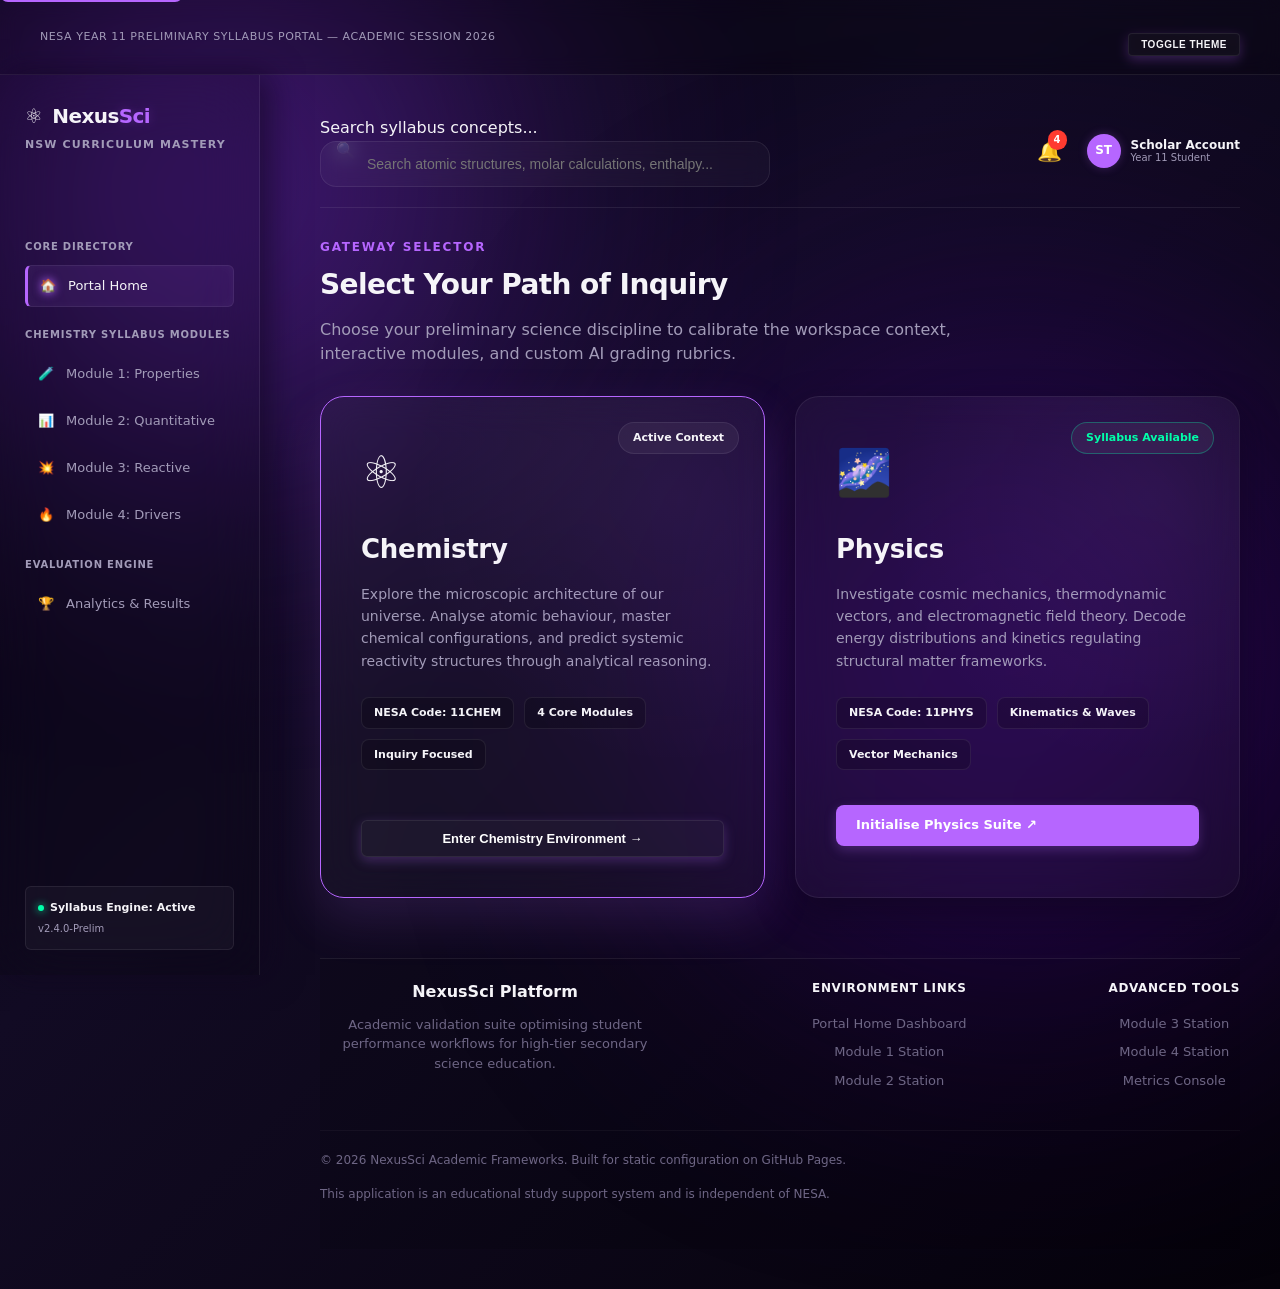
<file: index.html>
<!DOCTYPE html>
<html lang="en">
<head>
    <meta charset="UTF-8">
    <meta name="viewport" content="width=device-width, initial-scale=1.0">
    <title>Nexus Academic Portal | Year 11 Preliminary Science</title>
    <link rel="stylesheet" href="styles.css">
</head>
<body>

    <a href="#main-content" class="skip-link">Skip to main content</a>

    <div id="global-utility-bar">
        <div class="utility-container">
            <span class="announcement-text">NESA Year 11 Preliminary Syllabus Portal — Academic Session 2026</span>
            <div class="utility-controls">
                <button id="theme-toggle-btn" aria-label="Toggle between dark and light mode" title="Switch Color Theme">
                    <span class="mode-text">Toggle Theme</span>
                </button>
            </div>
        </div>
    </div>

    <div id="portal-layout">

        <aside id="portal-sidebar" aria-label="Main Navigation">
            <div class="sidebar-brand">
                <div class="brand-logo">
                    <span class="logo-icon">⚛️</span>
                    <span class="brand-name">Nexus<span class="highlight">Sci</span></span>
                </div>
                <p class="brand-tagline">NSW Curriculum Mastery</p>
            </div>

            <nav class="sidebar-nav" aria-label="Primary Directory">
                <div class="nav-section-label">Core Directory</div>
                <ul class="nav-list">
                    <li class="nav-item">
                        <a href="index.html" class="nav-link active" aria-current="page">
                            <span class="nav-icon">🏠</span>
                            <span class="nav-text">Portal Home</span>
                        </a>
                    </li>
                </ul>

                <div class="nav-section-label">Chemistry Syllabus Modules</div>
                <ul class="nav-list">
                    <li class="nav-item">
                        <a href="mod1.html" class="nav-link">
                            <span class="nav-icon">🧪</span>
                            <span class="nav-text">Module 1: Properties</span>
                        </a>
                    </li>
                    <li class="nav-item">
                        <a href="mod2.html" class="nav-link">
                            <span class="nav-icon">📊</span>
                            <span class="nav-text">Module 2: Quantitative</span>
                        </a>
                    </li>
                    <li class="nav-item">
                        <a href="mod3.html" class="nav-link">
                            <span class="nav-icon">💥</span>
                            <span class="nav-text">Module 3: Reactive</span>
                        </a>
                    </li>
                    <li class="nav-item">
                        <a href="mod4.html" class="nav-link">
                            <span class="nav-icon">🔥</span>
                            <span class="nav-text">Module 4: Drivers</span>
                        </a>
                    </li>
                </ul>

                <div class="nav-section-label">Evaluation Engine</div>
                <ul class="nav-list">
                    <li class="nav-item">
                        <a href="results.html" class="nav-link">
                            <span class="nav-icon">🏆</span>
                            <span class="nav-text">Analytics & Results</span>
                        </a>
                    </li>
                </ul>
            </nav>

            <div class="sidebar-footer-card">
                <div class="status-indicator-group">
                    <span class="status-dot online"></span>
                    <span class="status-label">Syllabus Engine: Active</span>
                </div>
                <div class="version-tag">v2.4.0-Prelim</div>
            </div>
        </aside>

        <main id="main-content" class="portal-main">

            <header id="dashboard-header">
                <div class="header-search-box">
                    <label for="global-search" class="visually-hidden">Search syllabus concepts...</label>
                    <span class="search-icon">🔍</span>
                    <input type="search" id="global-search" placeholder="Search atomic structures, molar calculations, enthalpy...">
                </div>
                <div class="header-profile-zone">
                    <div class="notification-trigger">
                        <span class="badge">4</span>
                        <span class="bell-icon">🔔</span>
                    </div>
                    <div class="user-avatar-block">
                        <div class="avatar-initials">ST</div>
                        <div class="avatar-meta">
                            <span class="user-name">Scholar Account</span>
                            <span class="user-role">Year 11 Student</span>
                        </div>
                    </div>
                </div>
            </header>

            <section id="discipline-gatekeeper-section" aria-labelledby="gatekeeper-heading">
                <div class="section-intro-text">
                    <span class="pre-heading">Gateway Selector</span>
                    <h1 id="gatekeeper-heading">Select Your Path of Inquiry</h1>
                    <p class="subtitle">Choose your preliminary science discipline to calibrate the workspace context, interactive modules, and custom AI grading rubrics.</p>
                </div>

                <div class="discipline-selection-grid">
                    
                    <article class="discipline-card chemistry-card selected-context" id="selector-chemistry">
                        <div class="card-glow-overlay"></div>
                        <div class="card-content">
                            <div class="card-badge-status">Active Context</div>
                            <div class="discipline-icon">⚛️</div>
                            <h2>Chemistry</h2>
                            <p class="discipline-description">Explore the microscopic architecture of our universe. Analyse atomic behaviour, master chemical configurations, and predict systemic reactivity structures through analytical reasoning.</p>
                            
                            <div class="syllabus-meta-tags">
                                <span class="meta-tag">NESA Code: 11CHEM</span>
                                <span class="meta-tag">4 Core Modules</span>
                                <span class="meta-tag">Inquiry Focused</span>
                            </div>

                            <div class="card-action-footer">
                                <button type="button" class="action-btn primary-action" id="activate-chemistry-btn">
                                    <span class="btn-text">Enter Chemistry Environment</span>
                                    <span class="btn-arrow">→</span>
                                </button>
                            </div>
                        </div>
                    </article>

                    <article class="discipline-card physics-card" id="selector-physics">
                        <div class="card-glow-overlay"></div>
                        <div class="card-content">
                            <div class="card-badge-status ready">Syllabus Available</div>
                            <div class="discipline-icon">🌌</div>
                            <h2>Physics</h2>
                            <p class="discipline-description">Investigate cosmic mechanics, thermodynamic vectors, and electromagnetic field theory. Decode energy distributions and kinetics regulating structural matter frameworks.</p>
                            
                            <div class="syllabus-meta-tags">
                                <span class="meta-tag">NESA Code: 11PHYS</span>
                                <span class="meta-tag">Kinematics & Waves</span>
                                <span class="meta-tag">Vector Mechanics</span>
                            </div>

                            <div class="card-action-footer">
                                <a href="https://mridul-0812.github.io/Physics-Year-11-Review/" class="action-btn secondary-action" target="_blank" rel="noopener noreferrer">
                                    <span class="btn-text">Initialise Physics Suite</span>
                                    <span class="btn-link-icon">↗</span>
                                </a>
                            </div>
                        </div>
                    </article>

                </div>
            </section>

            <section id="chemistry-dashboard-view" aria-labelledby="chem-dashboard-heading">
                
                <header class="dashboard-hero-banner">
                    <div class="hero-left-block">
                        <div class="breadcrumb-trail">
                            <span>Nexus Core</span> &gt; <span>Science Directory</span> &gt; <span class="current">Chemistry Home</span>
                        </div>
                        <h2 id="chem-dashboard-heading">Year 11 Preliminary Chemistry Portal</h2>
                        <p class="hero-description">An structured immersive space handling comprehensive deep dives across all foundational chemistry constructs outlined by NESA.</p>
                    </div>
                    <div class="hero-right-metrics">
                        <div class="metric-node">
                            <div class="metric-val">0%</div>
                            <div class="metric-lbl">Total Mastery Completed</div>
                        </div>
                        <div class="metric-node">
                            <div class="metric-val">4 / 4</div>
                            <div class="metric-lbl">Modules Indexed</div>
                        </div>
                    </div>
                </header>

                <div class="modules-overview-container">
                    <div class="grid-section-header">
                        <h3>Syllabus Module Roadmap</h3>
                        <p>Progress systematically through the analytical layers of preliminary chemical frameworks.</p>
                    </div>

                    <div class="modules-detailed-grid">
                        
                        <div class="module-detail-node" id="card-mod1">
                            <div class="node-numeric-tag">01</div>
                            <div class="node-main-body">
                                <h4>Module 1: Properties and Structure of Matter</h4>
                                <p class="node-summary">Formulate structural models explaining atomic patterns. Investigate periodicity trends, pure substances separation vectors, isotope behaviours, state mechanics, and intramolecular geometry constraints.</p>
                                
                                <div class="inquiry-questions-list">
                                    <h5>Syllabus Inquiry Focal Points:</h5>
                                    <ul>
                                        <li>How do regularities in the structure of matter dictate dynamic macro-properties?</li>
                                        <li>What configuration profiles describe chemical binding mechanisms across state states?</li>
                                    </ul>
                                </div>

                                <div class="node-footer-controls">
                                    <span class="weight-tag">Syllabus Allocation: 25% Time</span>
                                    <a href="mod1.html" class="node-enter-link">Launch Module Workstation →</a>
                                </div>
                            </div>
                        </div>

                        <div class="module-detail-node" id="card-mod2">
                            <div class="node-numeric-tag">02</div>
                            <div class="node-main-body">
                                <h4>Module 2: Introduction to Quantitative Chemistry</h4>
                                <p class="node-summary">Transition descriptive qualitative properties into accurate chemical calculations. Standardise molar dimensions, stoichiometry ratios, mass preservation metrics, Avogadro thresholds, gas law matrices, and solution concentrations.</p>
                                
                                <div class="inquiry-questions-list">
                                    <h5>Syllabus Inquiry Focal Points:</h5>
                                    <ul>
                                        <li>What metrics convert observable masses into measurable ratios of structural atoms?</li>
                                        <li>How do empirical variations in gas systems match universal physical ideal behaviours?</li>
                                    </ul>
                                </div>

                                <div class="node-footer-controls">
                                    <span class="weight-tag">Syllabus Allocation: 25% Time</span>
                                    <a href="mod2.html" class="node-enter-link">Launch Module Workstation →</a>
                                </div>
                            </div>
                        </div>

                        <div class="module-detail-node" id="card-mod3">
                            <div class="node-numeric-tag">03</div>
                            <div class="node-main-body">
                                <h4>Module 3: Reactive Chemistry</h4>
                                <p class="node-summary">Categorise dynamic atomic realignments. Observe evidence streams indicating reaction occurrences. Track structural transformations inside metal reactivity hierarchies, net ionic equations, precipitation products, and acid interactions.</p>
                                
                                <div class="inquiry-questions-list">
                                    <h5>Syllabus Inquiry Focal Points:</h5>
                                    <ul>
                                        <li>What structural shifts trigger changes in atom configuration bonds?</li>
                                        <li>How can relative chemical activity variances predict transactional metallic behaviour?</li>
                                    </ul>
                                </div>

                                <div class="node-footer-controls">
                                    <span class="weight-tag">Syllabus Allocation: 25% Time</span>
                                    <a href="mod3.html" class="node-enter-link">Launch Module Workstation →</a>
                                </div>
                            </div>
                        </div>

                        <div class="module-detail-node" id="card-mod4">
                            <div class="node-numeric-tag">04</div>
                            <div class="node-main-body">
                                <h4>Module 4: Drivers of Reactions</h4>
                                <p class="node-summary">Analyse energetic metrics driving phase changes. Characterise thermal energy generation, endothermic processes, activation barriers, catalyst systems, entropy variables, and Gibbs energy configurations governing thermodynamic probability.</p>
                                
                                <div class="inquiry-questions-list">
                                    <h5>Syllabus Inquiry Focal Points:</h5>
                                    <ul>
                                        <li>What energy constraints explain why specific chemical reactions proceed unassisted?</li>
                                        <li>How do adjustments in activation thresholds modify macro collision frequencies?</li>
                                    </ul>
                                </div>

                                <div class="node-footer-controls">
                                    <span class="weight-tag">Syllabus Allocation: 25% Time</span>
                                    <a href="mod4.html" class="node-enter-link">Launch Module Workstation →</a>
                                </div>
                            </div>
                        </div>

                    </div>
                </div>

                <div class="analytical-engine-intro">
                    <div class="engine-card-inner">
                        <div class="badge-accent">Automated Assessment Architecture</div>
                        <h3>Integrated AI Assessment Rubric Marker</h3>
                        <p>This workspace connects to custom prompt configurations built on NESA evaluation criteria. Draft working notes, process responses inside separate module sheets, and evaluate mastery responses directly through the AI grading engine.</p>
                        
                        <div class="engine-features-row">
                            <div class="feature-bullet">
                                <span class="f-icon">🎯</span>
                                <strong>Syllabus Alignment:</strong> Verified for outcomes CH11-8 through CH11-11.
                            </div>
                            <div class="feature-bullet">
                                <span class="f-icon">⏱️</span>
                                <strong>Real-Time Audits:</strong> Evaluates data presentation, formula manipulation, and structure.
                            </div>
                            <div class="feature-bullet">
                                <span class="f-icon">📊</span>
                                <strong>Comprehensive Log:</strong> Retain execution outputs tracking progress in the results dashboard.
                            </div>
                        </div>

                        <div class="engine-cta-block">
                            <a href="results.html" class="btn-link-action">Inspect Performance Metrics Console</a>
                        </div>
                    </div>
                </div>

                <section class="quick-reference-vault" aria-labelledby="vault-heading">
                    <h4 id="vault-heading">Preliminary Study Vault & Reference Tables</h4>
                    <p class="vault-sub">Access verified resources mapped directly to common evaluation frameworks.</p>
                    
                    <div class="vault-links-table-container">
                        <table class="vault-data-table">
                            <thead>
                                <tr>
                                    <th>Resource Identification Name</th>
                                    <th>Target Curricular Outcomes</th>
                                    <th>Module Reference Alignment</th>
                                    <th>System Availability Status</th>
                                </tr>
                            </thead>
                            <tbody>
                                <tr>
                                    <td>NESA Official Chemistry Formula Sheet</td>
                                    <td>CH11-1, CH11-2, CH11-9</td>
                                    <td>Module 2: Quantitative Dynamics</td>
                                    <td><span class="status-tag verified">System Synchronised</span></td>
                                </tr>
                                <tr>
                                    <td>Standard Metal Reactivity Coefficient Matrix</td>
                                    <td>CH11-10</td>
                                    <td>Module 3: Reactive Displacements</td>
                                    <td><span class="status-tag verified">System Synchronised</span></td>
                                </tr>
                                <tr>
                                    <td>Specific Heat Constants & Enthalpy Database</td>
                                    <td>CH11-11</td>
                                    <td>Module 4: Energetics Profiles</td>
                                    <td><span class="status-tag pending">Under Integration</span></td>
                                </tr>
                                <tr>
                                    <td>Isotopic Distribution Analysis Guide</td>
                                    <td>CH11-8</td>
                                    <td>Module 1: Fundamental Structures</td>
                                    <td><span class="status-tag verified">System Synchronised</span></td>
                                </tr>
                            </tbody>
                        </table>
                    </div>
                </section>

            </section>

            <footer id="portal-global-footer">
                <div class="footer-upper-row">
                    <div class="footer-brand-info">
                        <span class="f-logo">NexusSci Platform</span>
                        <p>Academic validation suite optimising student performance workflows for high-tier secondary science education.</p>
                    </div>
                    <div class="footer-links-column">
                        <h5>Environment Links</h5>
                        <ul>
                            <li><a href="index.html">Portal Home Dashboard</a></li>
                            <li><a href="mod1.html">Module 1 Station</a></li>
                            <li><a href="mod2.html">Module 2 Station</a></li>
                        </ul>
                    </div>
                    <div class="footer-links-column">
                        <h5>Advanced Tools</h5>
                        <ul>
                            <li><a href="mod3.html">Module 3 Station</a></li>
                            <li><a href="mod4.html">Module 4 Station</a></li>
                            <li><a href="results.html">Metrics Console</a></li>
                        </ul>
                    </div>
                </div>
                <hr class="footer-divider">
                <div class="footer-lower-row">
                    <p class="copyright-notice">&copy; 2026 NexusSci Academic Frameworks. Built for static configuration on GitHub Pages.</p>
                    <p class="disclaimer-notice">This application is an educational study support system and is independent of NESA.</p>
                </div>
            </footer>

        </main>
    </div>

    <script>
        /**
         * System Scripting Setup
         * Handles local state configurations, theme alternation, and view parameters.
         */
        document.addEventListener('DOMContentLoaded', () => {
            
            // --- Theme Switcher Module ---
            const themeToggleBtn = document.getElementById('theme-toggle-btn');
            
            // Initialise user tracking from memory storage
            const currentThemeSetting = localStorage.getItem('nexus-color-theme') || 'dark-mode';
            document.body.classList.add(currentThemeSetting);
            
            themeToggleBtn.addEventListener('click', () => {
                if (document.body.classList.contains('dark-mode')) {
                    document.body.classList.replace('dark-mode', 'light-mode');
                    localStorage.setItem('nexus-color-theme', 'light-mode');
                } else {
                    document.body.classList.replace('light-mode', 'dark-mode');
                    localStorage.setItem('nexus-color-theme', 'dark-mode');
                }
            });

            // --- Selection Process Interaction Controls ---
            const chemSelectorCard = document.getElementById('selector-chemistry');
            const physicsSelectorCard = document.getElementById('selector-physics');
            const chemDashboardView = document.getElementById('chemistry-dashboard-view');
            const activateChemBtn = document.getElementById('activate-chemistry-btn');

            // Interactive focus functions for selection feedback
            activateChemBtn.addEventListener('click', () => {
                chemSelectorCard.classList.add('selected-context');
                physicsSelectorCard.classList.remove('selected-context');
                
                // Show core Chemistry workspace sections smoothly
                if(chemDashboardView) {
                    chemDashboardView.style.display = 'block';
                    chemDashboardView.scrollIntoView({ behavior: 'smooth' });
                }
            });

        });
    </script>
</body>
</html>
</file>
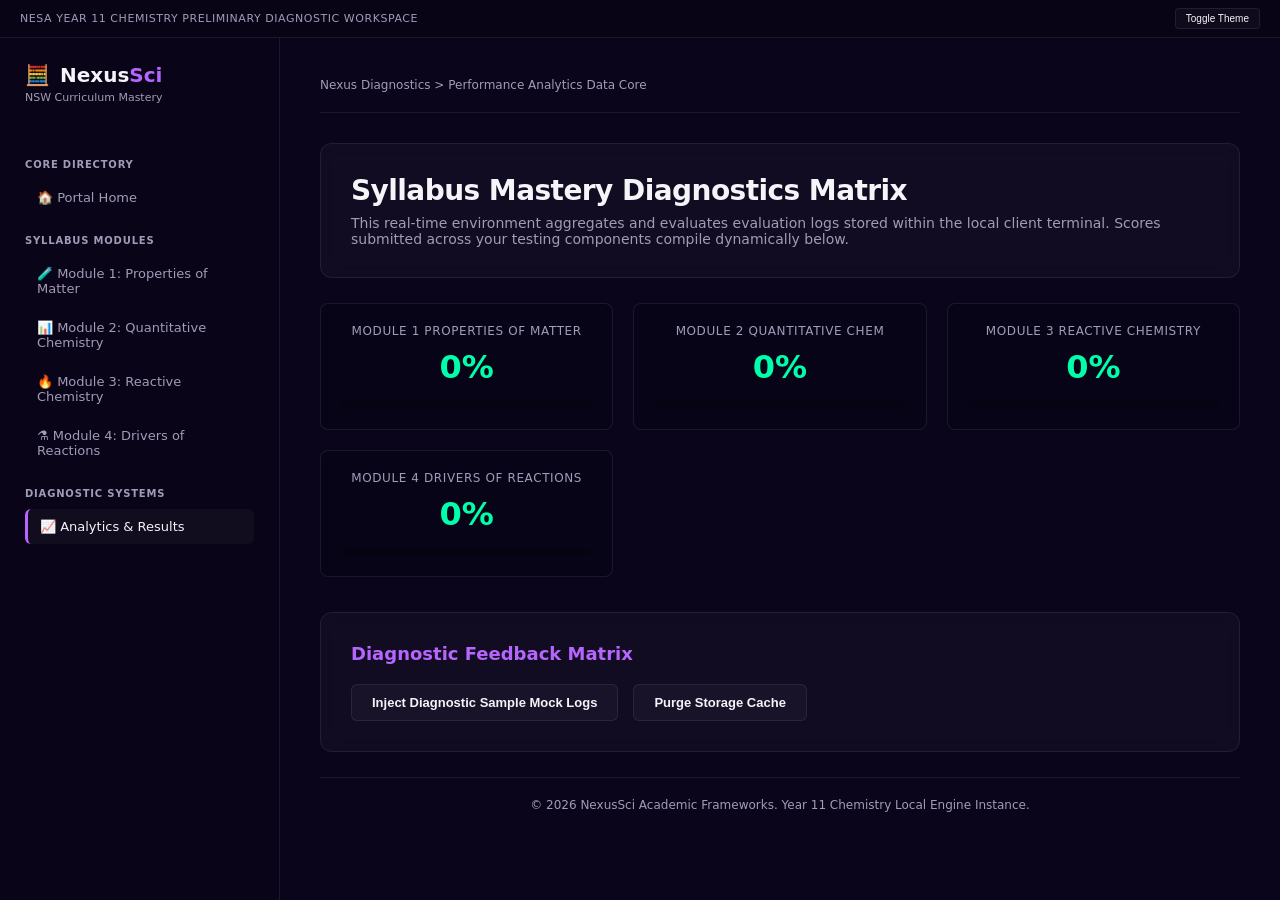
<file: results.html>
<!DOCTYPE html>
<html lang="en-GB">
<head>
    <meta charset="UTF-8">
    <meta name="viewport" content="width=device-width, initial-scale=1.0">
    <title>Analytics &amp; Results Engine | NexusSci</title>
    <style>
        /* ==========================================================================
           INTEGRATED SYSTEM STYLES (EMBEDDED FOR COHESIVE CORE EXECUTION)
           ========================================================================== */
        :root {
            --bg-base: #0a051b;
            --panel-surface: rgba(255, 255, 255, 0.03);
            --glass-border: rgba(255, 255, 255, 0.08);
            --text-primary: #f5f4f8;
            --text-secondary: #a29bb8;
            --accent-primary: #b666ff;
            --accent-secondary: #00ffaa;
            --accent-danger: #ff3b30;
            --font-stack: system-ui, -apple-system, BlinkMacSystemFont, "Segoe UI", Roboto, sans-serif;
            --transition-smooth: all 0.3s cubic-bezier(0.4, 0, 0.2, 1);
        }

        .light-mode {
            --bg-base: #f4f5f9;
            --panel-surface: #ffffff;
            --glass-border: rgba(0, 0, 0, 0.08);
            --text-primary: #120e24;
            --text-secondary: #5c5570;
            --accent-primary: #7c24db;
            --accent-secondary: #00a870;
        }

        * {
            box-sizing: border-box;
            margin: 0;
            padding: 0;
        }

        body {
            background-color: var(--bg-base);
            color: var(--text-primary);
            font-family: var(--font-stack);
            min-height: 100vh;
            display: flex;
            flex-direction: column;
            overflow-x: hidden;
            transition: var(--transition-smooth);
        }

        #global-utility-bar {
            background: rgba(0, 0, 0, 0.2);
            border-bottom: 1px solid var(--glass-border);
            font-size: 11px;
            text-transform: uppercase;
            letter-spacing: 0.05em;
            color: var(--text-secondary);
            padding: 8px 20px;
        }

        .utility-container {
            display: flex;
            justify-content: space-between;
            align-items: center;
            max-width: 1400px;
            margin: 0 auto;
            width: 100%;
        }

        #theme-toggle-btn {
            background: var(--panel-surface);
            border: 1px solid var(--glass-border);
            color: var(--text-primary);
            padding: 4px 10px;
            border-radius: 4px;
            cursor: pointer;
            font-size: 10px;
        }

        #portal-layout {
            display: grid;
            grid-template-columns: 280px 1fr;
            flex: 1;
            width: 100%;
        }

        @media (max-width: 1024px) {
            #portal-layout {
                grid-template-columns: 1fr;
            }
            aside {
                display: none;
            }
        }

        /* Sidebar Styling */
        aside {
            background: rgba(0, 0, 0, 0.15);
            border-right: 1px solid var(--glass-border);
            padding: 25px;
            display: flex;
            flex-direction: column;
        }

        .sidebar-brand {
            margin-bottom: 35px;
        }

        .brand-logo {
            font-size: 20px;
            font-weight: 800;
            display: flex;
            align-items: center;
            gap: 10px;
        }

        .brand-name .highlight {
            color: var(--accent-primary);
        }

        .brand-tagline {
            font-size: 11px;
            color: var(--text-secondary);
            margin-top: 4px;
        }

        .nav-section-label {
            font-size: 10px;
            text-transform: uppercase;
            letter-spacing: 0.08em;
            color: var(--text-secondary);
            margin: 20px 0 10px 0;
            font-weight: 700;
        }

        .nav-list {
            list-style: none;
        }

        .nav-item a {
            display: flex;
            align-items: center;
            gap: 12px;
            color: var(--text-secondary);
            text-decoration: none;
            padding: 10px 12px;
            border-radius: 6px;
            font-size: 13px;
            transition: var(--transition-smooth);
            margin-bottom: 4px;
        }

        .nav-item a:hover, .nav-item.active a {
            color: var(--text-primary);
            background: var(--panel-surface);
            border-left: 3px solid var(--accent-primary);
        }

        /* Main Workspace Content */
        .portal-main {
            padding: 40px;
            max-width: 1200px;
            width: 100%;
            margin: 0 auto;
        }

        header {
            display: flex;
            justify-content: space-between;
            align-items: center;
            margin-bottom: 30px;
            border-bottom: 1px solid var(--glass-border);
            padding-bottom: 20px;
        }

        .breadcrumb-trail {
            font-size: 12px;
            color: var(--text-secondary);
        }

        .glass-panel {
            background: var(--panel-surface);
            border: 1px solid var(--glass-border);
            border-radius: 12px;
            padding: 30px;
            margin-bottom: 25px;
            backdrop-filter: blur(10px);
        }

        h1 {
            font-size: 28px;
            font-weight: 800;
            margin-bottom: 8px;
            letter-spacing: -0.02em;
        }

        h2 {
            font-size: 18px;
            margin-bottom: 15px;
            color: var(--accent-primary);
        }

        /* Grid Framework for Module Statistics cards */
        .analytics-grid {
            display: grid;
            grid-template-columns: repeat(auto-fit, minmax(240px, 1fr));
            gap: 20px;
            margin-top: 20px;
            margin-bottom: 35px;
        }

        .metric-card {
            background: rgba(0, 0, 0, 0.1);
            border: 1px solid var(--glass-border);
            border-radius: 8px;
            padding: 20px;
            text-align: center;
            position: relative;
        }

        .metric-value {
            font-size: 32px;
            font-weight: 800;
            color: var(--accent-secondary);
            margin: 10px 0;
        }

        .metric-label {
            font-size: 12px;
            color: var(--text-secondary);
            text-transform: uppercase;
            letter-spacing: 0.05em;
        }

        /* Visual Progress Bar Component */
        .progress-bar-container {
            width: 100%;
            background: rgba(0, 0, 0, 0.2);
            height: 8px;
            border-radius: 4px;
            margin-top: 15px;
            overflow: hidden;
        }

        .progress-bar-fill {
            height: 100%;
            width: 0%;
            background: linear-gradient(90deg, var(--accent-primary), var(--accent-secondary));
            transition: width 1s ease-in-out;
        }

        /* Feedback Narrative block styles */
        .feedback-box {
            border-left: 4px solid var(--accent-primary);
            background: rgba(182, 102, 255, 0.03);
            padding: 15px 20px;
            border-radius: 0 8px 8px 0;
            margin-top: 10px;
            font-size: 14px;
            line-height: 1.6;
        }

        .management-controls {
            display: flex;
            gap: 15px;
            margin-top: 20px;
        }

        button.action-btn {
            background: var(--panel-surface);
            border: 1px solid var(--glass-border);
            color: var(--text-primary);
            padding: 10px 20px;
            border-radius: 6px;
            font-weight: 600;
            font-size: 13px;
            cursor: pointer;
            transition: var(--transition-smooth);
        }

        button.action-btn:hover {
            border-color: var(--accent-primary);
            background: rgba(182, 102, 255, 0.05);
        }

        button.danger-btn:hover {
            border-color: var(--accent-danger);
            background: rgba(255, 59, 48, 0.05);
            color: var(--accent-danger);
        }

        footer {
            margin-top: auto;
            padding: 20px 0;
            border-top: 1px solid var(--glass-border);
            text-align: center;
            font-size: 12px;
            color: var(--text-secondary);
        }
    </style>
</head>
<body>

    <div id="global-utility-bar">
        <div class="utility-container">
            <span>NESA Year 11 Chemistry Preliminary Diagnostic Workspace</span>
            <div class="utility-controls">
                <button id="theme-toggle-btn">Toggle Theme</button>
            </div>
        </div>
    </div>

    <div id="portal-layout">
        <aside id="portal-sidebar">
            <div class="sidebar-brand">
                <div class="brand-logo">
                    <span class="logo-icon">🧮</span>
                    <span class="brand-name">Nexus<span class="highlight">Sci</span></span>
                </div>
                <p class="brand-tagline">NSW Curriculum Mastery</p>
            </div>

            <nav aria-label="Primary Directory">
                <div class="nav-section-label">Core Directory</div>
                <ul class="nav-list">
                    <li class="nav-item"><a href="index.html">🏠 Portal Home</a></li>
                </ul>

                <div class="nav-section-label">Syllabus Modules</div>
                <ul class="nav-list">
                    <li class="nav-item"><a href="mod1.html">🧪 Module 1: Properties of Matter</a></li>
                    <li class="nav-item"><a href="mod2.html">📊 Module 2: Quantitative Chemistry</a></li>
                    <li class="nav-item"><a href="mod3.html">🔥 Module 3: Reactive Chemistry</a></li>
                    <li class="nav-item"><a href="mod4.html">⚗️ Module 4: Drivers of Reactions</a></li>
                </ul>

                <div class="nav-section-label">Diagnostic Systems</div>
                <ul class="nav-list">
                    <li class="nav-item active"><a href="results.html">📈 Analytics &amp; Results</a></li>
                </ul>
            </nav>
        </aside>

        <main class="portal-main">
            <header>
                <div class="breadcrumb-trail">Nexus Diagnostics &gt; Performance Analytics Data Core</div>
            </header>

            <div class="glass-panel">
                <h1>Syllabus Mastery Diagnostics Matrix</h1>
                <p style="color: var(--text-secondary); font-size: 14px; margin-top: 5px;">
                    This real-time environment aggregates and evaluates evaluation logs stored within the local client terminal. Scores submitted across your testing components compile dynamically below.
                </p>
            </div>

            <div class="analytics-grid">
                <div class="metric-card">
                    <div class="metric-label">Module 1 Properties of Matter</div>
                    <div class="metric-value" id="m1-display">0%</div>
                    <div class="progress-bar-container"><div class="progress-bar-fill" id="m1-bar"></div></div>
                </div>
                <div class="metric-card">
                    <div class="metric-label">Module 2 Quantitative Chem</div>
                    <div class="metric-value" id="m2-display">0%</div>
                    <div class="progress-bar-container"><div class="progress-bar-fill" id="m2-bar"></div></div>
                </div>
                <div class="metric-card">
                    <div class="metric-label">Module 3 Reactive Chemistry</div>
                    <div class="metric-value" id="m3-display">0%</div>
                    <div class="progress-bar-container"><div class="progress-bar-fill" id="m3-bar"></div></div>
                </div>
                <div class="metric-card">
                    <div class="metric-label">Module 4 Drivers of Reactions</div>
                    <div class="metric-value" id="m4-display">0%</div>
                    <div class="progress-bar-container"><div class="progress-bar-fill" id="m4-bar"></div></div>
                </div>
            </div>

            <div class="glass-panel">
                <h2>Diagnostic Feedback Matrix</h2>
                <div id="feedback-narrative-container">
                    </div>
                
                <div class="management-controls">
                    <button class="action-btn" onclick="seedSampleData()">Inject Diagnostic Sample Mock Logs</button>
                    <button class="action-btn danger-btn" onclick="purgeStorageEngine()">Purge Storage Cache</button>
                </div>
            </div>

            <footer>
                <p>&copy; 2026 NexusSci Academic Frameworks. Year 11 Chemistry Local Engine Instance.</p>
            </footer>
        </main>
    </div>

    <script>
        // Module keys defined across the Nexus environment
        const modules = ['mod1', 'mod2', 'mod3', 'mod4'];

        // Narrative feedback matrices indexed by score tier boundaries
        const feedbackTemplates = {
            mod1: {
                name: "Module 1: Properties of Matter",
                high: "Exceptional command over structural properties of matter. Demonstrates high competency calculating isotopic abundance weights and predicting structural variations across giant covalent, ionic, and metallic lattices.",
                mid: "Solid core foundation present. Review separation profiles (such as fractional distillation vs. gravimetric analysis fractions) to lock in top tier mastery marks.",
                low: "Unsatisfactory mastery profile verified. Focus diagnostic attention on structural trends in the periodic table, electron configurations, and pure chemical classification rules."
            },
            mod2: {
                name: "Module 2: Quantitative Chemistry",
                high: "Masterful handling of stoichiometry math configurations. Accurately evaluates gas laws ($V/n=k$), empirical molecular mass structural metrics, and limiting reactant calculations.",
                mid: "Mathematical calculations are operational but prone to simple computational mistakes. Practice structured unit analyses using stoichiometric mole-ratio bridges.",
                low: "Quantitative calculation limits detected. Prioritize learning conversions between mass, gas volumes at standard conditions, and solution concentration structures ($C = n/V$)."
            },
            mod3: {
                name: "Module 3: Reactive Chemistry",
                high: "Superb execution tracking chemical activity series parameters. Demonstrates robust command balancing complex redox transformations and predicting displacement trends.",
                mid: "General reaction mechanisms are understood. Review net ionic equations and rate rules (such as collision theory models) to improve accuracy.",
                low: "Systematic conceptual gaps found. Revisit reactivity series patterns, metal displacement, and basic acid-carbonate/acid-metal product patterns."
            },
            mod4: {
                name: "Module 4: Drivers of Reactions",
                high: "Advanced structural understanding of thermodynamics achieved. Confidently balances structural enthalpy values ($\Delta H$), statistical disorder shifts ($\Delta S$), and absolute Gibbs spontaneous criteria.",
                mid: "Capable structural understanding of calorimetry mechanisms. Strengthen performance calculating Hess's Law cycles and drawing structural energy profiles.",
                low: "Struggling to integrate entropy and enthalpy vectors. Review how temperature shifts impact the expression $\Delta G = \Delta H - T\Delta S$ to control thermodynamic spontaneity."
            }
        };

        function processAnalyticsCore() {
            const container = document.getElementById('feedback-narrative-container');
            container.innerHTML = '';

            modules.forEach(modKey => {
                // Fetch saved value or default to 0
                const rawScore = localStorage.getItem(`${modKey}_score`) || 0;
                const percent = Math.min(100, Math.max(0, Math.round(rawScore)));

                // Update visual metrics interface components
                document.getElementById(`${modKey}-display`).innerText = `${percent}%`;
                document.getElementById(`${modKey}-bar`).style.width = `${percent}%`;

                // Calculate feedback tier boundary values
                let structuralFeedback = '';
                const template = feedbackTemplates[modKey];
                
                if (percent >= 80) {
                    structuralFeedback = template.high;
                } else if (percent >= 50) {
                    structuralFeedback = template.mid;
                } else {
                    structuralFeedback = template.low;
                }

                // Render dynamic structural analysis panels
                const narrativeElement = document.createElement('div');
                narrativeElement.style.marginBottom = '20px';
                narrativeElement.innerHTML = `
                    <h3 style="font-size:14px; margin-bottom:4px; color:var(--text-primary);">${template.name}</h3>
                    <div class="feedback-box">${structuralFeedback}</div>
                `;
                container.appendChild(narrativeElement);
            });
        }

        // Educational developer utility to populate sample profiles instantly
        function seedSampleData() {
            localStorage.setItem('mod1_score', '85');
            localStorage.setItem('mod2_score', '72');
            localStorage.setItem('mod3_score', '42');
            localStorage.setItem('mod4_score', '95');
            processAnalyticsCore();
        }

        // Standard maintenance action to wipe data metrics cache safely
        function purgeStorageEngine() {
            modules.forEach(modKey => localStorage.removeItem(`${modKey}_score`));
            processAnalyticsCore();
        }

        // Theme switching engine integration
        document.addEventListener('DOMContentLoaded', () => {
            const toggleBtn = document.getElementById('theme-toggle-btn');
            const savedTheme = localStorage.getItem('nexus-color-theme') || 'dark-mode';
            document.body.classList.add(savedTheme);
            
            toggleBtn.addEventListener('click', () => {
                if (document.body.classList.contains('dark-mode')) {
                    document.body.classList.replace('dark-mode', 'light-mode');
                    localStorage.setItem('nexus-color-theme', 'light-mode');
                } else {
                    document.body.classList.replace('light-mode', 'dark-mode');
                    localStorage.setItem('nexus-color-theme', 'dark-mode');
                }
            });

            processAnalyticsCore();
        });
    </script>
</body>
</html>
</file>
<file: styles.css>
/* ==========================================================================
   1. GLOBAL ARCHITECTURE & DESIGN VARIABLES
   ========================================================================== */
   :root {
    /* Deep Exuberant Purple Theme (Default Dark Mode) */
    --bg-gradient: linear-gradient(135deg, #090514 0%, #120b24 40%, #05020a 100%);
    --glass-bg: rgba(255, 255, 255, 0.03);
    --glass-border: rgba(255, 255, 255, 0.08);
    --glass-shadow: rgba(15, 5, 30, 0.6);
    --text-primary: #f1ebff;
    --text-secondary: #bda6e8;
    --text-muted: #79669e;
    --accent-primary: #b666ff;
    --accent-secondary: #7f00ff;
    --accent-glow: rgba(182, 102, 255, 0.4);
    --nav-active-bg: rgba(255, 255, 255, 0.06);
    --card-hover-border: rgba(182, 102, 255, 0.3);
    --utility-bg: rgba(255, 255, 255, 0.02);
    
    /* Decorative Blurs */
    --blur-spot-1: #9434ff;
    --blur-spot-2: #490099;
}

/* Light Mode Overrides (Triggered smoothly via Javascript toggling body class) */
body.light-mode {
    --bg-gradient: linear-gradient(135deg, #f4efff 0%, #eadaff 50%, #f9f7ff 100%);
    --glass-bg: rgba(255, 255, 255, 0.45);
    --glass-border: rgba(138, 43, 226, 0.15);
    --glass-shadow: rgba(73, 0, 153, 0.08);
    --text-primary: #1b0f3a;
    --text-secondary: #573f8a;
    --text-muted: #8c78b3;
    --accent-primary: #8a2be2;
    --accent-secondary: #4b0082;
    --accent-glow: rgba(138, 43, 226, 0.2);
    --nav-active-bg: rgba(138, 43, 226, 0.08);
    --card-hover-border: rgba(138, 43, 226, 0.4);
    --utility-bg: rgba(138, 43, 226, 0.04);
    
    --blur-spot-1: #e1bfff;
    --blur-spot-2: #c399ff;
}

/* ==========================================================================
   2. CORE RESET & HIGH-END BACKGROUND DECORATIONS
   ========================================================================== */
* {
    box-sizing: border-box;
    margin: 0;
    padding: 0;
}

body {
    background: var(--bg-gradient);
    color: var(--text-primary);
    font-family: -apple-system, BlinkMacSystemFont, "Segoe UI", Roboto, Helvetica, Arial, sans-serif;
    min-height: 100vh;
    overflow-x: hidden;
    position: relative;
    transition: background 0.5s ease, color 0.5s ease;
}

/* Accessibility Skip Link */
.skip-link {
    position: absolute;
    top: -100px;
    left: 20px;
    background: var(--accent-primary);
    color: #fff;
    padding: 10px 20px;
    border-radius: 8px;
    z-index: 1000;
    text-decoration: none;
    transition: top 0.3s ease;
}
.skip-link:focus { top: 20px; }

/* Exuberant Decorative Light Orbs creating depth beneath the glass layers */
body::before, body::after {
    content: '';
    position: fixed;
    border-radius: 50%;
    filter: blur(140px);
    z-index: -1;
    opacity: 0.45;
    pointer-events: none;
    transition: background 0.5s ease;
}

body::before {
    width: 550px;
    height: 550px;
    background: var(--blur-spot-1);
    top: -10%;
    left: -5%;
}

body::after {
    width: 650px;
    height: 650px;
    background: var(--blur-spot-2);
    bottom: -10%;
    right: -5%;
}

/* ==========================================================================
   3. LAYOUT STRUCTURE (SIDEBAR & MAIN VIEWPORT)
   ========================================================================== */
#portal-layout {
    display: flex;
    min-height: 100vh;
    width: 100%;
}

/* Global Top Utility Announcement Row */
#global-utility-bar {
    width: 100%;
    background: var(--utility-bg);
    border-bottom: 1px solid var(--glass-border);
    backdrop-filter: blur(10px);
    -webkit-backdrop-filter: blur(10px);
    padding: 10px 40px;
    font-size: 12px;
    letter-spacing: 0.05em;
    font-weight: 500;
    color: var(--text-secondary);
}

.utility-container {
    display: flex;
    justify-content: space-between;
    align-items: center;
}

/* Master Glassmorphic Theme Switch Button */
#theme-toggle-btn {
    background: rgba(255, 255, 255, 0.05);
    border: 1px solid var(--glass-border);
    padding: 6px 16px;
    border-radius: 30px;
    color: var(--text-primary);
    cursor: pointer;
    font-weight: 600;
    font-size: 11px;
    text-transform: uppercase;
    backdrop-filter: blur(5px);
    transition: all 0.3s cubic-bezier(0.25, 0.8, 0.25, 1);
}

#theme-toggle-btn:hover {
    background: var(--accent-primary);
    color: #fff;
    box-shadow: 0 0 15px var(--accent-glow);
    transform: scale(1.05);
}

/* ==========================================================================
   4. SIDEBAR NAVIGATION DESIGN
   ========================================================================== */
#portal-sidebar {
    width: 280px;
    background: var(--glass-bg);
    border-right: 1px solid var(--glass-border);
    backdrop-filter: blur(30px);
    -webkit-backdrop-filter: blur(30px);
    padding: 30px 20px;
    display: flex;
    flex-direction: column;
    justify-content: space-between;
    position: sticky;
    top: 0;
    height: 100vh;
    box-shadow: 10px 0 30px var(--glass-shadow);
    z-index: 100;
}

.sidebar-brand {
    margin-bottom: 35px;
}

.brand-logo {
    display: flex;
    align-items: center;
    gap: 12px;
    font-size: 22px;
    font-weight: 800;
    letter-spacing: -0.02em;
}

.brand-logo .highlight {
    color: var(--accent-primary);
    text-shadow: 0 0 10px var(--accent-glow);
}

.brand-tagline {
    font-size: 11px;
    color: var(--text-muted);
    text-transform: uppercase;
    letter-spacing: 0.1em;
    margin-top: 4px;
    font-weight: 700;
}

/* Directory Nav System */
.nav-section-label {
    font-size: 10px;
    text-transform: uppercase;
    letter-spacing: 0.12em;
    color: var(--text-muted);
    font-weight: 800;
    margin: 25px 0 10px 10px;
}

.nav-list {
    list-style: none;
}

.nav-item {
    margin-bottom: 5px;
}

.nav-link {
    display: flex;
    align-items: center;
    gap: 14px;
    padding: 12px 15px;
    color: var(--text-secondary);
    text-decoration: none;
    font-weight: 600;
    font-size: 14px;
    border-radius: 12px;
    border: 1px solid transparent;
    transition: all 0.3s cubic-bezier(0.25, 0.8, 0.25, 1);
}

.nav-link:hover {
    background: rgba(255, 255, 255, 0.04);
    color: var(--text-primary);
    transform: translateX(4px);
}

.nav-link.active {
    background: var(--nav-active-bg);
    color: var(--text-primary);
    border-color: var(--glass-border);
    box-shadow: inset 0 0 12px rgba(255, 255, 255, 0.03);
}

.nav-link.active .nav-icon {
    filter: drop-shadow(0 0 5px var(--accent-primary));
}

/* Sidebar Footer Card */
.sidebar-footer-card {
    background: rgba(0, 0, 0, 0.15);
    border: 1px solid var(--glass-border);
    padding: 15px;
    border-radius: 14px;
    margin-top: auto;
}

.status-indicator-group {
    display: flex;
    align-items: center;
    gap: 8px;
    font-size: 12px;
    font-weight: 600;
}

.status-dot.online {
    width: 7px;
    height: 7px;
    background: #00ffaa;
    border-radius: 50%;
    box-shadow: 0 0 8px #00ffaa;
}

.version-tag {
    font-size: 10px;
    color: var(--text-muted);
    margin-top: 4px;
}

/* ==========================================================================
   5. PORTAL MAIN CONTAINER & HEADER MODULE
   ========================================================================== */
.portal-main {
    flex: 1;
    padding: 40px;
    max-width: 1400px;
    margin: 0 auto;
    width: calc(100% - 280px);
}

#dashboard-header {
    display: flex;
    justify-content: space-between;
    align-items: center;
    margin-bottom: 40px;
    gap: 20px;
}

.header-search-box {
    position: relative;
    width: 450px;
}

.header-search-box .search-icon {
    position: absolute;
    left: 16px;
    top: 50%;
    transform: translateY(-50%);
    opacity: 0.6;
}

.header-search-box input {
    width: 100%;
    background: var(--glass-bg);
    border: 1px solid var(--glass-border);
    padding: 14px 16px 14px 46px;
    border-radius: 16px;
    color: var(--text-primary);
    font-size: 14px;
    outline: none;
    backdrop-filter: blur(10px);
    transition: all 0.3s ease;
}

.header-search-box input:focus {
    border-color: var(--accent-primary);
    box-shadow: 0 0 20px var(--accent-glow);
}

.header-profile-zone {
    display: flex;
    align-items: center;
    gap: 25px;
}

.notification-trigger {
    position: relative;
    cursor: pointer;
    font-size: 20px;
}

.notification-trigger .badge {
    position: absolute;
    top: -5px;
    right: -5px;
    background: #ff3b30;
    color: white;
    font-size: 10px;
    padding: 2px 6px;
    border-radius: 10px;
    font-weight: bold;
}

.user-avatar-block {
    display: flex;
    align-items: center;
    gap: 12px;
}

.avatar-initials {
    width: 42px;
    height: 42px;
    background: linear-gradient(135deg, var(--accent-primary), var(--accent-secondary));
    color: white;
    display: flex;
    align-items: center;
    justify-content: center;
    border-radius: 50%;
    font-weight: 700;
    box-shadow: 0 4px 15px var(--accent-glow);
}

.avatar-meta {
    display: flex;
    flex-direction: column;
}

.user-name {
    font-size: 14px;
    font-weight: 700;
}

.user-role {
    font-size: 11px;
    color: var(--text-muted);
}

/* ==========================================================================
   6. INTERACTIVE GATEKEEPER SELECTOR (PHYSICS / CHEMISTRY)
   ========================================================================== */
#discipline-gatekeeper-section {
    margin-bottom: 50px;
}

.section-intro-text {
    margin-bottom: 30px;
}

.pre-heading {
    font-size: 12px;
    text-transform: uppercase;
    letter-spacing: 0.15em;
    color: var(--accent-primary);
    font-weight: 700;
}

h1 {
    font-size: 36px;
    font-weight: 800;
    letter-spacing: -0.03em;
    margin: 5px 0 10px 0;
}

.subtitle {
    color: var(--text-secondary);
    font-size: 16px;
    max-width: 700px;
    line-height: 1.5;
}

/* Layout Cards Grid */
.discipline-selection-grid {
    display: grid;
    grid-template-columns: 1fr 1fr;
    gap: 30px;
}

.discipline-card {
    background: var(--glass-bg);
    border: 1px solid var(--glass-border);
    border-radius: 24px;
    padding: 40px;
    position: relative;
    overflow: hidden;
    backdrop-filter: blur(20px);
    -webkit-backdrop-filter: blur(20px);
    box-shadow: 0 15px 35px var(--glass-shadow);
    transition: all 0.4s cubic-bezier(0.25, 0.8, 0.25, 1);
}

/* Visual Highlights for Card Selections */
.discipline-card.selected-context {
    border-color: var(--accent-primary);
    box-shadow: 0 20px 50px rgba(182, 102, 255, 0.15);
}

.card-glow-overlay {
    position: absolute;
    top: 0;
    left: 0;
    width: 100%;
    height: 100%;
    background: radial-gradient(circle at 80% 20%, rgba(182, 102, 255, 0.08), transparent 50%);
    pointer-events: none;
}

.card-badge-status {
    position: absolute;
    top: 25px;
    right: 25px;
    font-size: 11px;
    font-weight: 700;
    background: rgba(255, 255, 255, 0.05);
    padding: 6px 14px;
    border-radius: 20px;
    border: 1px solid var(--glass-border);
}

.card-badge-status.ready {
    border-color: rgba(0, 255, 170, 0.3);
    color: #00ffaa;
}

.discipline-icon {
    font-size: 45px;
    margin-bottom: 20px;
}

.discipline-card h2 {
    font-size: 26px;
    font-weight: 800;
    margin-bottom: 12px;
}

.discipline-description {
    color: var(--text-secondary);
    font-size: 14px;
    line-height: 1.6;
    margin-bottom: 25px;
}

.syllabus-meta-tags {
    display: flex;
    gap: 10px;
    flex-wrap: wrap;
    margin-bottom: 35px;
}

.meta-tag {
    font-size: 11px;
    font-weight: 600;
    background: rgba(0, 0, 0, 0.2);
    padding: 6px 12px;
    border-radius: 8px;
    border: 1px solid var(--glass-border);
}

/* Lavish Button Structures */
.action-btn {
    display: inline-flex;
    align-items: center;
    justify-content: center;
    gap: 10px;
    width: 100%;
    padding: 16px;
    border-radius: 14px;
    font-weight: 700;
    font-size: 15px;
    cursor: pointer;
    text-decoration: none;
    transition: all 0.3s cubic-bezier(0.25, 0.8, 0.25, 1);
}

.primary-action {
    background: linear-gradient(135deg, var(--accent-primary), var(--accent-secondary));
    color: white;
    border: none;
    box-shadow: 0 8px 25px var(--accent-glow);
}

.primary-action:hover {
    transform: translateY(-3px);
    box-shadow: 0 12px 30px var(--accent-glow);
    filter: brightness(1.1);
}

.secondary-action {
    background: rgba(255, 255, 255, 0.03);
    color: var(--text-primary);
    border: 1px solid var(--glass-border);
}

.secondary-action:hover {
    background: rgba(255, 255, 255, 0.08);
    transform: translateY(-3px);
    border-color: var(--text-secondary);
}

/* ==========================================================================
   7. CHEMISTRY SYLLABUS DASHBOARD SYSTEM
   ========================================================================== */
#chemistry-dashboard-view {
    display: none; /* Safely initialized hidden, activated via your script */
    animation: fadeIn 0.6s cubic-bezier(0.25, 0.8, 0.25, 1) forwards;
}

@keyframes fadeIn {
    from { opacity: 0; transform: translateY(20px); }
    to { opacity: 1; transform: translateY(0); }
}

.dashboard-hero-banner {
    background: linear-gradient(135deg, rgba(40, 15, 80, 0.3), rgba(15, 5, 35, 0.5));
    border: 1px solid var(--glass-border);
    padding: 40px;
    border-radius: 24px;
    display: flex;
    justify-content: space-between;
    align-items: center;
    gap: 30px;
    margin-bottom: 50px;
    backdrop-filter: blur(15px);
}

.breadcrumb-trail {
    font-size: 11px;
    text-transform: uppercase;
    letter-spacing: 0.1em;
    color: var(--text-muted);
    margin-bottom: 10px;
    font-weight: 600;
}

.breadcrumb-trail .current {
    color: var(--accent-primary);
}

.hero-description {
    color: var(--text-secondary);
    font-size: 15px;
    margin-top: 8px;
    max-width: 600px;
    line-height: 1.6;
}

.hero-right-metrics {
    display: flex;
    gap: 20px;
}

.metric-node {
    background: rgba(0, 0, 0, 0.2);
    border: 1px solid var(--glass-border);
    padding: 20px 25px;
    border-radius: 16px;
    text-align: center;
    min-width: 140px;
}

.metric-val {
    font-size: 28px;
    font-weight: 800;
    color: var(--accent-primary);
}

.metric-lbl {
    font-size: 11px;
    color: var(--text-muted);
    margin-top: 4px;
    font-weight: 600;
}

/* 4 Modules Detailed Grid Display */
.modules-overview-container {
    margin-bottom: 50px;
}

.grid-section-header {
    margin-bottom: 25px;
}

.grid-section-header h3 {
    font-size: 22px;
    font-weight: 800;
}

.grid-section-header p {
    color: var(--text-muted);
    font-size: 14px;
}

.modules-detailed-grid {
    display: grid;
    grid-template-columns: 1fr 1fr;
    gap: 25px;
}

.module-detail-node {
    background: var(--glass-bg);
    border: 1px solid var(--glass-border);
    border-radius: 20px;
    padding: 30px;
    display: flex;
    gap: 20px;
    backdrop-filter: blur(15px);
    transition: all 0.3s cubic-bezier(0.25, 0.8, 0.25, 1);
}

.module-detail-node:hover {
    border-color: var(--card-hover-border);
    transform: translateY(-4px);
    box-shadow: 0 12px 30px var(--glass-shadow);
}

.node-numeric-tag {
    font-size: 32px;
    font-weight: 900;
    color: var(--accent-primary);
    opacity: 0.4;
    line-height: 1;
}

.node-main-body h4 {
    font-size: 18px;
    font-weight: 700;
    margin-bottom: 10px;
    line-height: 1.4;
}

.node-summary {
    color: var(--text-secondary);
    font-size: 13.5px;
    line-height: 1.6;
    margin-bottom: 20px;
}

.inquiry-questions-list {
    background: rgba(0, 0, 0, 0.12);
    padding: 15px;
    border-radius: 12px;
    margin-bottom: 20px;
    border-left: 3px solid var(--accent-primary);
}

.inquiry-questions-list h5 {
    font-size: 11px;
    text-transform: uppercase;
    color: var(--text-primary);
    letter-spacing: 0.05em;
    margin-bottom: 8px;
}

.inquiry-questions-list ul {
    list-style: none;
}

.inquiry-questions-list li {
    font-size: 12.5px;
    color: var(--text-secondary);
    position: relative;
    padding-left: 14px;
    margin-bottom: 6px;
    line-height: 1.4;
}

.inquiry-questions-list li::before {
    content: '•';
    position: absolute;
    left: 0;
    color: var(--accent-primary);
}

.node-footer-controls {
    display: flex;
    justify-content: space-between;
    align-items: center;
    border-top: 1px solid var(--glass-border);
    padding-top: 15px;
    font-size: 12px;
}

.weight-tag {
    color: var(--text-muted);
    font-weight: 600;
}

.node-enter-link {
    color: var(--accent-primary);
    text-decoration: none;
    font-weight: 700;
    transition: color 0.2s;
}

.node-enter-link:hover {
    color: var(--text-primary);
    text-shadow: 0 0 8px var(--accent-glow);
}

/* ==========================================================================
   8. ANALYTICAL ASSESSMENT ENGINE SUMMARY COMPONENT
   ========================================================================== */
.analytical-engine-intro {
    background: linear-gradient(135deg, rgba(138, 43, 226, 0.05), rgba(0, 0, 0, 0.2));
    border: 1px solid var(--glass-border);
    border-radius: 24px;
    padding: 40px;
    margin-bottom: 50px;
    backdrop-filter: blur(20px);
}

.badge-accent {
    display: inline-block;
    font-size: 10px;
    text-transform: uppercase;
    font-weight: 800;
    background: var(--accent-secondary);
    color: white;
    padding: 4px 12px;
    border-radius: 6px;
    margin-bottom: 12px;
    letter-spacing: 0.05em;
}

.analytical-engine-intro h3 {
    font-size: 24px;
    font-weight: 800;
    margin-bottom: 10px;
}

.analytical-engine-intro p {
    color: var(--text-secondary);
    font-size: 15px;
    line-height: 1.6;
    max-width: 850px;
    margin-bottom: 25px;
}

.engine-features-row {
    display: flex;
    gap: 30px;
    margin-bottom: 30px;
    flex-wrap: wrap;
}

.feature-bullet {
    flex: 1;
    min-width: 240px;
    font-size: 13.5px;
    color: var(--text-secondary);
    line-height: 1.5;
}

.feature-bullet .f-icon {
    margin-right: 6px;
}

.btn-link-action {
    display: inline-block;
    background: rgba(255, 255, 255, 0.04);
    border: 1px solid var(--glass-border);
    padding: 14px 28px;
    border-radius: 12px;
    color: var(--text-primary);
    text-decoration: none;
    font-weight: 700;
    font-size: 14px;
    transition: all 0.3s ease;
}

.btn-link-action:hover {
    background: var(--text-primary);
    color: #000;
    transform: translateY(-2px);
}

/* ==========================================================================
   9. VAULT REFERENCE DATA TABLES
   ========================================================================== */
.quick-reference-vault h4 {
    font-size: 20px;
    font-weight: 800;
    margin-bottom: 4px;
}

.vault-sub {
    color: var(--text-muted);
    font-size: 14px;
    margin-bottom: 20px;
}

.vault-links-table-container {
    width: 100%;
    background: var(--glass-bg);
    border: 1px solid var(--glass-border);
    border-radius: 16px;
    overflow: hidden;
    backdrop-filter: blur(15px);
}

.vault-data-table {
    width: 100%;
    border-collapse: collapse;
    text-align: left;
    font-size: 13.5px;
}

.vault-data-table th {
    background: rgba(0, 0, 0, 0.2);
    padding: 16px 20px;
    font-weight: 700;
    color: var(--text-primary);
    border-bottom: 1px solid var(--glass-border);
}

.vault-data-table td {
    padding: 16px 20px;
    color: var(--text-secondary);
    border-bottom: 1px solid rgba(255, 255, 255, 0.04);
}

.vault-data-table tr:last-child td {
    border-bottom: none;
}

.vault-data-table tr:hover td {
    background: rgba(255, 255, 255, 0.01);
    color: var(--text-primary);
}

.status-tag {
    font-size: 11px;
    font-weight: 700;
    padding: 4px 10px;
    border-radius: 6px;
}

.status-tag.verified {
    background: rgba(0, 255, 170, 0.1);
    color: #00ffaa;
}

.status-tag.pending {
    background: rgba(255, 159, 10, 0.1);
    color: #ff9f0a;
}

/* ==========================================================================
   10. GLOBAL SYSTEM FOOTER ARCHITECTURE
   ========================================================================== */
#portal-global-footer {
    margin-top: 80px;
    border-top: 1px solid var(--glass-border);
    padding-top: 40px;
    background: rgba(0, 0, 0, 0.1);
}

.footer-upper-row {
    display: flex;
    justify-content: space-between;
    flex-wrap: wrap;
    gap: 40px;
    margin-bottom: 30px;
}

.footer-brand-info {
    max-width: 350px;
}

.footer-brand-info .f-logo {
    font-size: 16px;
    font-weight: 700;
    color: var(--text-primary);
    display: block;
    margin-bottom: 10px;
}

.footer-brand-info p {
    font-size: 13px;
    color: var(--text-muted);
    line-height: 1.5;
}

.footer-links-column h5 {
    font-size: 12px;
    text-transform: uppercase;
    letter-spacing: 0.05em;
    color: var(--text-primary);
    margin-bottom: 15px;
}

.footer-links-column ul {
    list-style: none;
}

.footer-links-column li {
    margin-bottom: 8px;
}

.footer-links-column a {
    font-size: 13px;
    color: var(--text-muted);
    text-decoration: none;
    transition: color 0.2s;
}

.footer-links-column a:hover {
    color: var(--accent-primary);
}

.footer-divider {
    border: none;
    border-top: 1px solid rgba(255, 255, 255, 0.04);
    margin-bottom: 20px;
}

.footer-lower-row {
    display: flex;
    justify-content: space-between;
    align-items: center;
    font-size: 12px;
    color: var(--text-muted);
    flex-wrap: wrap;
    gap: 15px;
    padding-bottom: 20px;
}

/* Responsive Scaling Queries */
@media (max-width: 1100px) {
    .discipline-selection-grid, .modules-detailed-grid {
        grid-template-columns: 1fr;
    }
}

@media (max-width: 768px) {
    #portal-layout { flex-direction: column; }
    #portal-sidebar { width: 100%; height: auto; position: relative; }
    .portal-main { width: 100%; padding: 20px; }
    #dashboard-header { flex-direction: column; align-items: flex-start; }
    .header-search-box { width: 100%; }
}

/* ==========================================================================
   ADDITIONAL TARGETED STYLES FOR MODULE STUDY WORKSTATIONS
   ========================================================================== */

/* Math Expressions Center Layout Tuning */
.mjx-chtml {
    color: var(--text-primary) !important;
    font-size: 105% !important;
    text-shadow: 0 0 10px var(--accent-glow);
}

body.light-mode .mjx-chtml {
    text-shadow: none;
}

/* Custom Ordered/Unordered Content Lists Inside Panels */
.glass-panel ul {
    list-style-position: inside;
    margin: 15px 0;
    color: var(--text-secondary);
}

.glass-panel ul li {
    font-size: 14px;
    line-height: 1.7;
    margin-bottom: 10px;
    padding-left: 5px;
}

.glass-panel ul li strong {
    color: var(--text-primary);
}

/* Enhanced Inner Spacing for Syllabus Headings */
.glass-panel h3 {
    font-size: 20px;
    font-weight: 700;
    margin: 30px 0 12px 0;
    color: var(--text-primary);
    border-bottom: 1px dashed var(--glass-border);
    padding-bottom: 6px;
}

/* Form Matrix Canvas Placement Utilities */
#bohrCanvas {
    box-shadow: 0 8px 32px 0 var(--glass-shadow);
    transition: transform 0.4s cubic-bezier(0.175, 0.885, 0.32, 1.275);
}

#bohrCanvas:hover {
    transform: rotate(5deg) scale(1.03);
    border-color: var(--accent-primary);
}

/* Table Responsive Handling Adjustments for Formulas */
.vault-links-table-container {
    margin-top: 25px;
    margin-bottom: 25px;
    box-shadow: 0 10px 30px rgba(0, 0, 0, 0.25);
}

body.light-mode .vault-links-table-container {
    box-shadow: 0 10px 30px var(--glass-shadow);
}

/* Horizontal Divider Polishing */
hr {
    opacity: 1;
}

/* Call To Action Buttons Specific Constraints */
.primary-action[style*="max-width: 400px"] {
    display: inline-flex !important;
    align-items: center;
    justify-content: center;
    text-transform: tracking;
    letter-spacing: 0.02em;
    font-size: 14px;
    border: 1px solid rgba(255, 255, 255, 0.1);
}

/* ==========================================================================
   INTERACTIVE EVALUATION WORKSTATION ELEMENT STYLES
   ========================================================================== */

/* Quiz Option Labels */
.quiz-option-label {
    display: flex;
    align-items: center;
    gap: 12px;
    background: rgba(255, 255, 255, 0.02);
    border: 1px solid var(--glass-border);
    padding: 14px 20px;
    border-radius: 12px;
    margin-bottom: 10px;
    cursor: pointer;
    transition: all 0.25s cubic-bezier(0.4, 0, 0.2, 1);
}

.quiz-option-label:hover {
    background: rgba(255, 255, 255, 0.06);
    border-color: var(--text-secondary);
    transform: translateX(4px);
}

.quiz-option-label input[type="radio"] {
    accent-color: var(--accent-primary);
    transform: scale(1.15);
    cursor: pointer;
}

/* Diagnostic Feedback Panes */
.feedback-pane {
    margin-top: 15px;
    padding: 16px;
    border-radius: 12px;
    display: none;
    font-size: 13.5px;
    line-height: 1.6;
    animation: fadeIn 0.35s ease-out;
}

.feedback-correct {
    background: rgba(0, 255, 170, 0.08);
    border-left: 4px solid #00ffaa;
    color: #00ffaa;
}

.feedback-incorrect {
    background: rgba(255, 59, 48, 0.08);
    border-left: 4px solid #ff3b30;
    color: #ff3b30;
}

/* Short Answer Textareas */
.saq-textarea {
    width: 100%;
    height: 130px;
    background: rgba(0, 0, 0, 0.2);
    border: 1px solid var(--glass-border);
    border-radius: 12px;
    padding: 15px;
    color: var(--text-primary);
    font-family: inherit;
    font-size: 14px;
    line-height: 1.5;
    resize: vertical;
    outline: none;
    margin-bottom: 15px;
    transition: all 0.25s ease;
}

body.light-mode .saq-textarea {
    background: rgba(255, 255, 255, 0.6);
}

.saq-textarea:focus {
    border-color: var(--accent-primary);
    box-shadow: 0 0 15px var(--accent-glow);
    background: rgba(0, 0, 0, 0.3);
}

body.light-mode .saq-textarea:focus {
    background: rgba(255, 255, 255, 0.9);
}

/* Marking Criteria & Diagnostic Blocks */
.marking-criteria-block {
    background: rgba(255, 255, 255, 0.03);
    border: 1px dashed var(--glass-border);
    padding: 22px;
    border-radius: 14px;
    margin-top: 20px;
    display: none;
    animation: slideDown 0.4s cubic-bezier(0.16, 1, 0.3, 1);
}

.criteria-badge {
    font-size: 11px;
    font-weight: 700;
    text-transform: uppercase;
    letter-spacing: 0.05em;
    background: rgba(182, 102, 255, 0.15);
    color: var(--accent-primary);
    padding: 5px 12px;
    border-radius: 6px;
    display: inline-block;
    margin-bottom: 12px;
}

.score-adjust-select {
    background: rgba(0, 0, 0, 0.4);
    border: 1px solid var(--glass-border);
    color: var(--text-primary);
    padding: 8px 14px;
    border-radius: 8px;
    font-weight: 600;
    outline: none;
    cursor: pointer;
    transition: border-color 0.2s ease;
}

.score-adjust-select:focus {
    border-color: var(--accent-primary);
}

.exam-sample-box {
    background: rgba(138, 43, 226, 0.04);
    border-left: 3px solid var(--accent-primary);
    padding: 18px;
    border-radius: 8px;
    margin-top: 15px;
    color: var(--text-secondary);
}

/* Question Header Meta Layouts */
.question-meta-row {
    display: flex;
    justify-content: space-between;
    align-items: center;
    margin-bottom: 15px;
    font-size: 11.5px;
    font-weight: 700;
    letter-spacing: 0.03em;
    color: var(--text-muted);
}

.difficulty-tag {
    padding: 4px 10px;
    border-radius: 6px;
    text-transform: uppercase;
    font-size: 10px;
}

.diff-easy { background: rgba(0, 255, 170, 0.1); color: #00ffaa; }
.diff-medium { background: rgba(255, 159, 10, 0.1); color: #ff9f0a; }
.diff-hard { background: rgba(255, 59, 48, 0.1); color: #ff3b30; }

/* ==========================================================================
   CLASSY SUBMIT BUTTON UI DESIGN
   ========================================================================== */
button[onclick^="evaluateMCQ"], 
button[onclick^="processSAQ"] {
    background: linear-gradient(135deg, rgba(138, 43, 226, 0.15) 0%, rgba(182, 102, 255, 0.05) 100%);
    border: 1px solid rgba(182, 102, 255, 0.3);
    color: #e0ccff;
    padding: 11px 24px;
    font-size: 13px;
    font-weight: 600;
    letter-spacing: 0.03em;
    border-radius: 8px;
    cursor: pointer;
    display: inline-flex;
    align-items: center;
    gap: 8px;
    transition: all 0.3s cubic-bezier(0.25, 0.8, 0.25, 1);
    box-shadow: 0 4px 12px rgba(138, 43, 226, 0.05);
}

button[onclick^="evaluateMCQ"]:hover, 
button[onclick^="processSAQ"]:hover {
    background: linear-gradient(135deg, rgba(138, 43, 226, 0.25) 0%, rgba(182, 102, 255, 0.15) 100%);
    border-color: var(--accent-primary);
    color: var(--text-primary);
    box-shadow: 0 0 15px var(--accent-glow), 0 4px 20px rgba(138, 43, 226, 0.15);
    transform: translateY(-1px);
}

button[onclick^="evaluateMCQ"]:active, 
button[onclick^="processSAQ"]:active {
    transform: translateY(1px);
    box-shadow: 0 2px 8px rgba(138, 43, 226, 0.1);
}

/* Light Mode Adaptations */
body.light-mode button[onclick^="evaluateMCQ"],
body.light-mode button[onclick^="processSAQ"] {
    background: linear-gradient(135deg, rgba(138, 43, 226, 0.06) 0%, rgba(182, 102, 255, 0.02) 100%);
    border: 1px solid rgba(138, 43, 226, 0.2);
    color: #5a189a;
}

body.light-mode button[onclick^="evaluateMCQ"]:hover,
body.light-mode button[onclick^="processSAQ"]:hover {
    background: linear-gradient(135deg, rgba(138, 43, 226, 0.12) 0%, rgba(182, 102, 255, 0.06) 100%);
    border-color: #7b2cbf;
    color: #3c096c;
}

/* ==========================================================================
   ANIMATION KEYFRAMES
   ========================================================================== */
@keyframes fadeIn {
    from { opacity: 0; transform: translateY(4px); }
    to { opacity: 1; transform: translateY(0); }
}

@keyframes slideDown {
    from { opacity: 0; transform: translateY(-8px); max-height: 0; overflow: hidden; }
    to { opacity: 1; transform: translateY(0); max-height: 1000px; }
}

/* ==========================================================================
   PORTAL CORE VARS & LAYOUT SYSTEM
   ========================================================================== */
   :root {
    --bg-primary: #0a051b;
    --bg-panel: rgba(20, 15, 38, 0.7);
    --text-primary: #f1ecf9;
    --text-secondary: #b6afcc;
    --text-muted: #6e6685;
    --accent-primary: #b666ff;
    --accent-glow: rgba(182, 102, 255, 0.25);
    --glass-border: rgba(255, 255, 255, 0.08);
}

body.light-mode {
    --bg-primary: #f7f5fa;
    --bg-panel: rgba(255, 255, 255, 0.85);
    --text-primary: #1c162e;
    --text-secondary: #4a435c;
    --text-muted: #8a81a3;
    --accent-primary: #7b2cbf;
    --accent-glow: rgba(123, 44, 191, 0.15);
    --glass-border: rgba(0, 0, 0, 0.08);
}

body {
    margin: 0;
    padding: 0;
    font-family: system-ui, -apple-system, BlinkMacSystemFont, 'Segoe UI', Roboto, sans-serif;
    background-color: var(--bg-primary);
    color: var(--text-primary);
    transition: background-color 0.3s ease, color 0.3s ease;
}

/* Skip Link for Accessibility */
.skip-link {
    position: absolute;
    top: -40px;
    left: 0;
    background: var(--accent-primary);
    color: #fff;
    padding: 8px;
    z-index: 100;
    transition: top 0.2s;
}
.skip-link:focus { top: 0; }

/* Global Utility Bar */
#global-utility-bar {
    background: rgba(0, 0, 0, 0.3);
    border-bottom: 1px solid var(--glass-border);
    padding: 8px 24px;
    font-size: 12px;
}
.utility-container {
    display: flex;
    justify-content: space-between;
    align-items: center;
}
#theme-toggle-btn {
    background: var(--glass-border);
    border: 1px solid var(--glass-border);
    color: var(--text-primary);
    padding: 4px 12px;
    border-radius: 4px;
    cursor: pointer;
}

/* Master Grid Layout */
#portal-layout {
    display: grid;
    grid-template-columns: 280px 1fr;
    min-height: calc(100vh - 35px);
}

/* Sidebar Navigation */
#portal-sidebar {
    background: rgba(0, 0, 0, 0.2);
    border-right: 1px solid var(--glass-border);
    padding: 24px;
    display: flex;
    flex-direction: column;
    justify-content: space-between;
}
.brand-logo {
    font-size: 20px;
    font-weight: 700;
    margin-bottom: 4px;
}
.brand-logo .highlight { color: var(--accent-primary); }
.brand-tagline { font-size: 11px; color: var(--text-muted); margin: 0 0 24px 0; }

.nav-section-label {
    font-size: 10px;
    text-transform: uppercase;
    letter-spacing: 0.05em;
    color: var(--text-muted);
    margin: 16px 0 8px 0;
}
.nav-list { list-style: none; padding: 0; margin: 0; }
.nav-link {
    display: flex;
    align-items: center;
    gap: 10px;
    padding: 10px 12px;
    color: var(--text-secondary);
    text-decoration: none;
    border-radius: 8px;
    font-size: 14px;
    transition: all 0.2s;
}
.nav-link:hover, .nav-link.active {
    background: var(--glass-border);
    color: var(--text-primary);
}
.nav-link.active { border-left: 3px solid var(--accent-primary); }

/* Main Area & Dashboard Headers */
.portal-main { padding: 40px; max-width: 1200px; width: 100%; box-sizing: border-box; }
#dashboard-header {
    display: flex;
    justify-content: space-between;
    align-items: center;
    margin-bottom: 30px;
}
.breadcrumb-trail { font-size: 12px; color: var(--text-muted); }
.user-avatar-block { display: flex; align-items: center; gap: 10px; }
.avatar-initials {
    background: var(--accent-primary);
    color: #fff;
    width: 36px;
    height: 36px;
    border-radius: 50%;
    display: flex;
    align-items: center;
    justify-content: center;
    font-weight: bold;
}
.avatar-meta { display: flex; flex-direction: column; font-size: 11px; }

/* Dashboard Glass Panels */
.glass-panel {
    background: var(--bg-panel);
    backdrop-filter: blur(12px);
    -webkit-backdrop-filter: blur(12px);
    border: 1px solid var(--glass-border);
    border-radius: 16px;
    padding: 30px;
    box-shadow: 0 8px 32px rgba(0, 0, 0, 0.2);
}
.vault-sub { color: var(--text-secondary); font-size: 14px; margin-top: -5px; margin-bottom: 20px; }

/* Data Framework Tables */
.vault-links-table-container { overflow-x: auto; margin: 15px 0; }
.vault-links-table {
    width: 100%;
    border-collapse: collapse;
    text-align: left;
    font-size: 13.5px;
}
.vault-links-table th, .vault-links-table td {
    padding: 12px 16px;
    border-bottom: 1px solid var(--glass-border);
}
.vault-links-table th { color: var(--text-muted); font-weight: 600; }

/* Hero Banner Layout */
.dashboard-hero-banner {
    background: linear-gradient(135deg, rgba(138, 43, 226, 0.1) 0%, rgba(0, 0, 0, 0) 100%);
    border: 1px solid var(--glass-border);
    padding: 40px;
    border-radius: 20px;
    margin-bottom: 30px;
}
.badge-accent {
    background: rgba(182, 102, 255, 0.15);
    color: var(--accent-primary);
    padding: 4px 10px;
    border-radius: 20px;
    font-size: 11px;
    font-weight: 600;
}

/* Call to Action Buttons */
.action-btn {
    text-decoration: none;
    display: inline-block;
    border-radius: 8px;
    transition: all 0.2s;
}
.primary-action {
    background: var(--accent-primary);
    color: #fff !important;
    box-shadow: 0 4px 14px var(--accent-glow);
}
.primary-action:hover {
    transform: translateY(-2px);
    box-shadow: 0 6px 20px var(--accent-glow);
}

/* Global Footer */
#portal-global-footer { margin-top: 60px; padding: 20px 0; border-top: 1px solid var(--glass-border); font-size: 12px; color: var(--text-muted); }

/* ==========================================================================
   PORTAL ARCHITECTURE & THEME MATRIX
   ========================================================================== */
   :root {
    --bg-primary: #0a051b;
    --bg-panel: rgba(20, 15, 38, 0.75);
    --text-primary: #f1ecf9;
    --text-secondary: #b6afcc;
    --text-muted: #6e6685;
    --accent-primary: #b666ff;
    --accent-glow: rgba(182, 102, 255, 0.25);
    --glass-border: rgba(255, 255, 255, 0.08);
    --correct-base: #00ffaa;
    --incorrect-base: #ff3b30;
}

body.light-mode {
    --bg-primary: #f7f5fa;
    --bg-panel: rgba(255, 255, 255, 0.9);
    --text-primary: #1c162e;
    --text-secondary: #4a435c;
    --text-muted: #8a81a3;
    --accent-primary: #7b2cbf;
    --accent-glow: rgba(123, 44, 191, 0.15);
    --glass-border: rgba(0, 0, 0, 0.08);
}

body {
    margin: 0;
    padding: 0;
    font-family: system-ui, -apple-system, BlinkMacSystemFont, 'Segoe UI', Roboto, sans-serif;
    background-color: var(--bg-primary);
    color: var(--text-primary);
    transition: background-color 0.3s ease, color 0.3s ease;
    line-height: 1.5;
}

/* Accessibility Bypass Link */
.skip-link {
    position: absolute;
    top: -40px;
    left: 0;
    background: var(--accent-primary);
    color: #fff;
    padding: 8px 16px;
    z-index: 100;
    transition: top 0.2s;
    text-decoration: none;
}
.skip-link:focus { top: 0; }

/* Global Utility Topbar */
#global-utility-bar {
    background: rgba(0, 0, 0, 0.3);
    border-bottom: 1px solid var(--glass-border);
    padding: 10px 24px;
    font-size: 12px;
    font-weight: 500;
    letter-spacing: 0.03em;
}
.utility-container {
    display: flex;
    justify-content: space-between;
    align-items: center;
}
#theme-toggle-btn {
    background: var(--glass-border);
    border: 1px solid var(--glass-border);
    color: var(--text-primary);
    padding: 6px 14px;
    border-radius: 6px;
    cursor: pointer;
    font-weight: 600;
    transition: background 0.2s;
}
#theme-toggle-btn:hover {
    background: rgba(255, 255, 255, 0.15);
}

/* Master Core Grid Layout */
#portal-layout {
    display: grid;
    grid-template-columns: 280px 1fr;
    min-height: calc(100vh - 38px);
}

/* Sidebar Component */
#portal-sidebar {
    background: rgba(0, 0, 0, 0.15);
    border-right: 1px solid var(--glass-border);
    padding: 30px 24px;
    display: flex;
    flex-direction: column;
    justify-content: space-between;
}
.brand-logo {
    font-size: 22px;
    font-weight: 800;
    letter-spacing: -0.02em;
    display: flex;
    align-items: center;
    gap: 8px;
}
.brand-logo .highlight { color: var(--accent-primary); }
.brand-tagline { font-size: 11px; color: var(--text-muted); margin: 4px 0 30px 0; }

.nav-section-label {
    font-size: 10px;
    text-transform: uppercase;
    letter-spacing: 0.08em;
    color: var(--text-muted);
    margin: 24px 0 10px 0;
    font-weight: 700;
}
.nav-list { list-style: none; padding: 0; margin: 0; }
.nav-item { margin-bottom: 4px; }
.nav-link {
    display: flex;
    align-items: center;
    gap: 12px;
    padding: 10px 14px;
    color: var(--text-secondary);
    text-decoration: none;
    border-radius: 8px;
    font-size: 14px;
    font-weight: 500;
    transition: all 0.2s;
}
.nav-link:hover, .nav-link.active {
    background: var(--glass-border);
    color: var(--text-primary);
}
.nav-link.active { 
    border-left: 3px solid var(--accent-primary); 
    background: rgba(182, 102, 255, 0.08);
}

.sidebar-footer-card {
    background: rgba(0, 0, 0, 0.2);
    padding: 12px;
    border-radius: 8px;
    border: 1px solid var(--glass-border);
}
.status-indicator-group { display: flex; align-items: center; gap: 8px; font-size: 12px; font-weight: 600; }
.status-dot.online { width: 8px; height: 8px; background: var(--correct-base); border-radius: 50%; display: inline-block; }
.version-tag { font-size: 10px; color: var(--text-muted); margin-top: 4px; }

/* Main Content Workspace */
.portal-main { padding: 40px; max-width: 1100px; width: 100%; box-sizing: border-box; margin: 0 auto; }
#dashboard-header {
    display: flex;
    justify-content: space-between;
    align-items: center;
    margin-bottom: 35px;
}
.breadcrumb-trail { font-size: 12px; color: var(--text-muted); font-weight: 500; }
.user-avatar-block { display: flex; align-items: center; gap: 12px; }
.avatar-initials {
    background: var(--accent-primary);
    color: #fff;
    width: 38px;
    height: 38px;
    border-radius: 50%;
    display: flex;
    align-items: center;
    justify-content: center;
    font-weight: 700;
    box-shadow: 0 0 10px var(--accent-glow);
}
.avatar-meta { display: flex; flex-direction: column; line-height: 1.2; }
.user-name { font-size: 13px; font-weight: 600; }
.user-role { font-size: 11px; color: var(--text-muted); }

/* Glassmorphic Panel Layouts */
.glass-panel {
    background: var(--bg-panel);
    backdrop-filter: blur(16px);
    -webkit-backdrop-filter: blur(16px);
    border: 1px solid var(--glass-border);
    border-radius: 16px;
    padding: 35px;
    box-shadow: 0 12px 40px rgba(0, 0, 0, 0.25);
}
.dashboard-hero-banner {
    background: linear-gradient(135deg, rgba(182, 102, 255, 0.12) 0%, rgba(0, 0, 0, 0) 100%);
    border: 1px solid var(--glass-border);
    padding: 35px;
    border-radius: 16px;
    margin-bottom: 35px;
}
.badge-accent {
    background: rgba(182, 102, 255, 0.15);
    color: var(--accent-primary);
    padding: 4px 12px;
    border-radius: 20px;
    font-size: 11px;
    font-weight: 700;
    text-transform: uppercase;
    letter-spacing: 0.05em;
    display: inline-block;
    margin-bottom: 12px;
}
.hero-description { color: var(--text-secondary); font-size: 15px; margin: 8px 0 0 0; }
.vault-sub { color: var(--text-secondary); font-size: 14px; margin-top: -8px; margin-bottom: 25px; }

/* Interactive Diagnostic Controls & Inputs */
.question-meta-row {
    display: flex;
    justify-content: space-between;
    align-items: center;
    font-size: 11px;
    font-weight: 700;
    color: var(--text-muted);
    letter-spacing: 0.05em;
    margin-bottom: 10px;
}
.difficulty-tag { padding: 2px 8px; border-radius: 4px; font-size: 10px; color: #fff; }
.diff-easy { background: rgba(0, 255, 170, 0.15); color: var(--correct-base); }
.diff-medium { background: rgba(255, 159, 10, 0.15); color: #ff9f0a; }
.diff-hard { background: rgba(255, 59, 48, 0.15); color: var(--incorrect-base); }

.quiz-option-label {
    display: flex;
    align-items: center;
    gap: 10px;
    background: rgba(255, 255, 255, 0.02);
    border: 1px solid var(--glass-border);
    padding: 12px 16px;
    border-radius: 8px;
    margin-bottom: 8px;
    cursor: pointer;
    font-size: 14px;
    transition: background 0.2s, border 0.2s;
}
.quiz-option-label:hover {
    background: rgba(255, 255, 255, 0.05);
    border-color: rgba(255, 255, 255, 0.15);
}
.quiz-option-label input[type="radio"] {
    accent-color: var(--accent-primary);
}

.saq-textarea {
    width: 100%;
    min-height: 90px;
    background: rgba(0, 0, 0, 0.2);
    border: 1px solid var(--glass-border);
    border-radius: 8px;
    color: var(--text-primary);
    padding: 12px 16px;
    font-size: 14px;
    box-sizing: border-box;
    margin-bottom: 12px;
    font-family: inherit;
    resize: vertical;
    transition: border-color 0.2s;
}
.saq-textarea:focus {
    outline: none;
    border-color: var(--accent-primary);
}

/* Action Buttons */
button, .action-btn {
    background: var(--accent-primary);
    border: none;
    color: #fff;
    padding: 10px 20px;
    font-size: 13px;
    font-weight: 600;
    border-radius: 8px;
    cursor: pointer;
    transition: all 0.2s;
    box-shadow: 0 4px 12px var(--accent-glow);
}
button:hover {
    transform: translateY(-1px);
    box-shadow: 0 6px 18px var(--accent-glow);
}

/* ==========================================================================
   HIDDEN SOLUTION & EVALUATION ENGINES (PROMPT RULES)
   ========================================================================== */
.exam-sample-box {
    background: rgba(255, 255, 255, 0.02);
    border: 1px solid var(--glass-border);
    border-left: 4px solid var(--accent-primary);
    padding: 20px;
    border-radius: 0 8px 8px 0;
    font-size: 14px;
    margin-top: 15px;
}

/* Static Hidden Block Framework until triggered */
.marking-criteria-block {
    display: none; /* Controlled via script execution upon user interaction */
    background: rgba(10, 5, 27, 0.6);
    border: 1px solid var(--glass-border);
    border-radius: 10px;
    padding: 22px;
    margin-top: 16px;
    font-size: 14px;
}
.criteria-badge {
    display: inline-block;
    padding: 4px 10px;
    border-radius: 6px;
    font-size: 11px;
    font-weight: 700;
    text-transform: uppercase;
    background: rgba(182, 102, 255, 0.15);
    color: var(--accent-primary);
    margin-bottom: 12px;
}

.feedback-pane {
    display: none; /* Controlled via script execution upon choice activation */
    padding: 12px 16px;
    border-radius: 8px;
    font-size: 13.5px;
    margin-top: 12px;
    line-height: 1.4;
}
.feedback-correct {
    background: rgba(0, 255, 170, 0.1);
    border: 1px solid rgba(0, 255, 170, 0.3);
    color: #00ffaa;
}
.feedback-incorrect {
    background: rgba(255, 59, 48, 0.1);
    border: 1px solid rgba(255, 59, 48, 0.3);
    color: #ff3b30;
}

/* Structural Components Footer */
#portal-global-footer {
    margin-top: 80px;
    padding: 25px 0;
    border-top: 1px solid var(--glass-border);
    font-size: 12px;
    color: var(--text-muted);
    text-align: center;
}

/* Responsive Framework Override Rules */
@media(max-width: 960px) {
    #portal-layout { grid-template-columns: 1fr; }
    #portal-sidebar { display: none; }
}

/* ==========================================================================
   1. CORE VARIABLES & GLOBAL THEMES
   ========================================================================== */
:root {
    /* Dark Theme Base (Default) */
    --bg-main: #0a051b;
    --bg-sidebar: #110b29;
    --glass-bg: rgba(255, 255, 255, 0.03);
    --glass-border: rgba(255, 255, 255, 0.08);
    --text-primary: #f3f0fa;
    --text-secondary: #a29bb8;
    --accent-primary: #b666ff;
    --accent-secondary: #00ffaa;
    --accent-danger: #ff3b30;
    
    /* Difficulty Index Profiles */
    --diff-easy-bg: rgba(0, 255, 170, 0.1);
    --diff-easy-border: #00ffaa;
    --diff-medium-bg: rgba(182, 102, 255, 0.1);
    --diff-medium-border: #b666ff;
    --diff-hard-bg: rgba(255, 59, 48, 0.1);
    --diff-hard-border: #ff3b30;
    
    /* Transitions */
    --transition-smooth: all 0.25s cubic-bezier(0.4, 0, 0.2, 1);
}

body.light-mode {
    /* Light Theme Mapping overrides */
    --bg-main: #f8f6fc;
    --bg-sidebar: #ede9f5;
    --glass-bg: rgba(0, 0, 0, 0.02);
    --glass-border: rgba(0, 0, 0, 0.08);
    --text-primary: #1e1633;
    --text-secondary: #5e5675;
    --accent-primary: #8a2be2;
    --accent-secondary: #00a877;
    
    --diff-easy-bg: rgba(0, 168, 119, 0.08);
    --diff-medium-bg: rgba(138, 43, 226, 0.08);
}

/* ==========================================================================
   2. RESET & BASE LAYOUT HIERARCHY
   ========================================================================== */
* {
    box-sizing: border-box;
    margin: 0;
    padding: 0;
}

body {
    font-family: -apple-system, BlinkMacSystemFont, "Segoe UI", Roboto, Helvetica, Arial, sans-serif;
    background-color: var(--bg-main);
    color: var(--text-primary);
    line-height: 1.6;
    transition: var(--transition-smooth);
    overflow-x: hidden;
}

/* Accessibility Skip Link */
.skip-link {
    position: absolute;
    top: -40px;
    left: 0;
    background: var(--accent-primary);
    color: #fff;
    padding: 8px;
    z-index: 100;
    transition: top 0.2s;
}
.skip-link:focus { top: 0; }

/* Global Utility Bar */
#global-utility-bar {
    background-color: var(--bg-sidebar);
    border-bottom: 1px solid var(--glass-border);
    font-size: 11px;
    letter-spacing: 0.05em;
    text-transform: uppercase;
    color: var(--text-secondary);
}
.utility-container {
    max-width: 1400px;
    margin: 0 auto;
    padding: 8px 20px;
    display: flex;
    justify-content: space-between;
    align-items: center;
}
#theme-toggle-btn {
    background: var(--glass-bg);
    border: 1px solid var(--glass-border);
    color: var(--text-primary);
    padding: 4px 10px;
    border-radius: 4px;
    cursor: pointer;
    font-size: 10px;
    transition: var(--transition-smooth);
}
#theme-toggle-btn:hover {
    border-color: var(--accent-primary);
}

/* App Matrix Layout Split */
#portal-layout {
    display: flex;
    min-height: calc(100vh - 33px);
}

/* ==========================================================================
   3. SIDEBAR NAVIGATION CONTROLS
   ========================================================================== */
#portal-sidebar {
    width: 260px;
    background-color: var(--bg-sidebar);
    border-right: 1px solid var(--glass-border);
    padding: 25px 15px;
    display: flex;
    flex-direction: column;
    flex-shrink: 0;
}
.sidebar-brand { margin-bottom: 30px; }
.brand-logo {
    font-size: 18px;
    font-weight: 700;
    display: flex;
    align-items: center;
    gap: 8px;
}
.brand-name .highlight { color: var(--accent-primary); }
.brand-tagline {
    font-size: 11px;
    color: var(--text-secondary);
    margin-top: 4px;
}
.nav-section-label {
    font-size: 10px;
    font-weight: 700;
    text-transform: uppercase;
    letter-spacing: 0.08em;
    color: var(--text-secondary);
    margin: 20px 0 8px 5px;
}
.nav-list { list-style: none; }
.nav-item { margin-bottom: 4px; }
.nav-link {
    display: flex;
    align-items: center;
    gap: 10px;
    padding: 10px;
    color: var(--text-secondary);
    text-decoration: none;
    font-size: 13px;
    border-radius: 6px;
    transition: var(--transition-smooth);
}
.nav-link:hover, .nav-item.active .nav-link {
    background: var(--glass-bg);
    color: var(--text-primary);
    box-shadow: inset 3px 0 0 var(--accent-primary);
}
.sidebar-footer-card {
    margin-top: auto;
    padding: 12px;
    background: var(--glass-bg);
    border: 1px solid var(--glass-border);
    border-radius: 6px;
}
.status-indicator-group {
    display: flex;
    align-items: center;
    gap: 6px;
    font-size: 11px;
}
.status-dot.online {
    width: 6px;
    height: 6px;
    background: var(--accent-secondary);
    border-radius: 50%;
}
.version-tag { font-size: 10px; color: var(--text-secondary); margin-top: 4px; }

/* ==========================================================================
   4. CONTENT WORKSPACE & DASHBOARD HEADERS
   ========================================================================== */
.portal-main {
    flex-grow: 1;
    padding: 30px 40px;
    max-width: 1140px;
}
#dashboard-header {
    display: flex;
    justify-content: space-between;
    align-items: center;
    margin-bottom: 25px;
}
.breadcrumb-trail { font-size: 12px; color: var(--text-secondary); }
.user-avatar-block { display: flex; align-items: center; gap: 10px; }
.avatar-initials {
    width: 34px;
    height: 34px;
    background: var(--accent-primary);
    border-radius: 50%;
    display: flex;
    align-items: center;
    justify-content: center;
    font-size: 12px;
    font-weight: bold;
    color: #fff;
}
.avatar-meta { display: flex; flex-direction: column; line-height: 1.2; }
.user-name { font-size: 12px; font-weight: 600; }
.user-role { font-size: 10px; color: var(--text-secondary); }

.dashboard-hero-banner {
    background: linear-gradient(135deg, rgba(182,102,255,0.08) 0%, rgba(0,255,170,0.02) 100%);
    border: 1px solid var(--glass-border);
    border-radius: 12px;
    padding: 25px;
    margin-bottom: 25px;
}
.badge-accent {
    font-size: 10px;
    background: rgba(182, 102, 255, 0.15);
    color: var(--accent-primary);
    padding: 2px 8px;
    border-radius: 20px;
    font-weight: bold;
}
.dashboard-hero-banner h1 { font-size: 24px; margin-top: 5px; }
.hero-description { font-size: 13px; color: var(--text-secondary); margin-top: 5px; }

/* ==========================================================================
   5. DIAGNOSTIC INTERACTIVE CORE (CARDS, MCQS, SAQS)
   ========================================================================== */
.glass-panel {
    background-color: var(--glass-bg);
    border: 1px solid var(--glass-border);
    border-radius: 10px;
    padding: 20px;
    transition: var(--transition-smooth);
}
.question-meta-row {
    display: flex;
    justify-content: space-between;
    align-items: center;
    margin-bottom: 12px;
    font-size: 11px;
    font-weight: bold;
    letter-spacing: 0.05em;
    color: var(--text-secondary);
}

/* Difficulty Badge Profiles */
.difficulty-tag {
    padding: 2px 8px;
    border-radius: 4px;
    font-size: 10px;
    border: 1px solid transparent;
}
.diff-easy { background: var(--diff-easy-bg); border-color: var(--diff-easy-border); color: var(--diff-easy-border); }
.diff-medium { background: var(--diff-medium-bg); border-color: var(--diff-medium-border); color: var(--diff-medium-border); }
.diff-hard { background: var(--diff-hard-bg); border-color: var(--diff-hard-border); color: var(--diff-hard-border); }

/* Exemplar Analysis Blocks */
.exam-sample-box {
    background: rgba(0,0,0,0.15);
    border-left: 3px solid var(--accent-secondary);
    padding: 15px;
    margin-top: 15px;
    border-radius: 0 6px 6px 0;
    font-size: 13.5px;
}
.exam-sample-box ul { margin-left: 20px; margin-top: 8px; }

/* Form Field Interactivity Elements */
.quiz-option-label {
    display: block;
    background: rgba(255,255,255,0.01);
    border: 1px solid var(--glass-border);
    padding: 12px 15px;
    margin-top: 8px;
    border-radius: 6px;
    cursor: pointer;
    font-size: 13px;
    transition: var(--transition-smooth);
}
.quiz-option-label:hover {
    background: rgba(255,255,255,0.03);
    border-color: var(--accent-primary);
}
.quiz-option-label input { margin-right: 10px; accent-color: var(--accent-primary); }

/* Assessment Input Fields */
.saq-textarea {
    width: 100%;
    min-height: 100px;
    background: rgba(0,0,0,0.12);
    border: 1px solid var(--glass-border);
    border-radius: 6px;
    color: var(--text-primary);
    padding: 12px;
    font-family: inherit;
    font-size: 13px;
    margin-top: 12px;
    resize: vertical;
    transition: var(--transition-smooth);
}
.saq-textarea:focus {
    outline: none;
    border-color: var(--accent-primary);
    box-shadow: 0 0 8px rgba(182,102,255,0.2);
}

/* Action Control Buttons */
button {
    background: var(--accent-primary);
    color: #fff;
    border: none;
    padding: 10px 20px;
    font-size: 12px;
    font-weight: 600;
    border-radius: 6px;
    cursor: pointer;
    margin-top: 15px;
    transition: var(--transition-smooth);
}
button:hover {
    filter: brightness(1.1);
    box-shadow: 0 4px 12px rgba(182,102,255,0.3);
}

/* Evaluation Feedback Toggles */
.feedback-pane, .marking-criteria-block {
    display: none;
    margin-top: 15px;
    padding: 15px;
    border-radius: 6px;
    font-size: 13px;
}
.feedback-correct { background: rgba(0, 255, 170, 0.08); border: 1px solid var(--accent-secondary); }
.feedback-incorrect { background: rgba(255, 59, 48, 0.08); border: 1px solid var(--accent-danger); }

.marking-criteria-block {
    background: rgba(182, 102, 255, 0.05);
    border: 1px solid var(--accent-primary);
}
.criteria-badge {
    display: inline-block;
    font-size: 10px;
    text-transform: uppercase;
    font-weight: bold;
    color: var(--accent-primary);
    margin-bottom: 5px;
}

select {
    background: var(--bg-sidebar);
    color: var(--text-primary);
    border: 1px solid var(--glass-border);
    padding: 4px 8px;
    border-radius: 4px;
    font-size: 12px;
}

/* ==========================================================================
   6. GLOBAL PORTAL FOOTER
   ========================================================================== */
#portal-global-footer {
    margin-top: 60px;
    padding-top: 20px;
    border-top: 1px solid var(--glass-border);
    font-size: 11px;
    color: var(--text-secondary);
    text-align: center;
}

/* ==========================================================================
   ADDITIONAL MODULE 4 STYLES (APPEND TO BOTTOM OF STYLES.CSS)
   ========================================================================== */

/* 1. Spontaneity Matrix & Calorimetry Analysis Tables */
table {
    width: 100%;
    border-collapse: collapse;
    margin-top: 15px;
    font-size: 13px;
    background: rgba(0, 0, 0, 0.05);
    border-radius: 6px;
    overflow: hidden;
}

th, td {
    padding: 10px 12px;
    text-align: left;
}

th {
    font-weight: 700;
    text-transform: uppercase;
    font-size: 11px;
    letter-spacing: 0.05em;
    background: rgba(255, 255, 255, 0.02);
}

/* 2. Responsive Multi-Column Grids (Exothermic vs Endothermic Cards) */
div[style*="display: grid"] {
    display: grid;
    grid-template-columns: 1fr;
    gap: 20px;
    margin-top: 15px;
}

@media (min-width: 768px) {
    div[style*="display: grid"] {
        grid-template-columns: 1fr 1fr !important;
    }
}

/* 3. Interactive Call-To-Action (CTA) Platform Redirect Card */
.redirect-card-container {
    text-align: center;
    margin-top: 40px;
    padding: 25px;
    background: linear-gradient(135deg, rgba(182, 102, 255, 0.05) 0%, rgba(0, 255, 170, 0.02) 100%);
    border: 1px solid var(--accent-primary);
    border-radius: 8px;
    box-shadow: 0 4px 20px rgba(182, 102, 255, 0.05);
}

.redirect-btn {
    display: inline-block;
    background: var(--accent-primary);
    color: #fff;
    text-decoration: none;
    padding: 12px 24px;
    font-weight: bold;
    border-radius: 6px;
    font-size: 13px;
    margin-top: 15px;
    transition: var(--transition-smooth);
}

.redirect-btn:hover {
    filter: brightness(1.1);
    box-shadow: 0 4px 15px rgba(182, 102, 255, 0.4);
    transform: translateY(-1px);
}

/* 4. Embedded Energy Profile SVG Adjustments */
svg {
    max-width: 100%;
    height: auto;
    display: block;
    margin: 0 auto;
}

svg text {
    font-family: inherit;
    user-select: none;
}

/* ==========================================================================
   NEXUSSCI CORE EXAM STYLESHEET (styles.css)
   ========================================================================== */

/* System Design Variables */
:root {
    --bg-base: #0a051b;
    --panel-surface: rgba(255, 255, 255, 0.03);
    --glass-border: rgba(255, 255, 255, 0.08);
    --text-primary: #f5f4f8;
    --text-secondary: #a29bb8;
    --accent-primary: #b666ff;
    --accent-secondary: #00ffaa;
    --accent-danger: #ff3b30;
    --font-stack: system-ui, -apple-system, BlinkMacSystemFont, "Segoe UI", Roboto, sans-serif;
    --transition-smooth: all 0.3s cubic-bezier(0.4, 0, 0.2, 1);
}

/* Light Mode Override Variable Matrix */
body.light-mode {
    --bg-base: #f4f5f9;
    --panel-surface: #ffffff;
    --glass-border: rgba(0, 0, 0, 0.08);
    --text-primary: #120e24;
    --text-secondary: #5c5570;
    --accent-primary: #7c24db;
    --accent-secondary: #00a870;
}

/* Global Foundations */
* {
    box-sizing: border-box;
    margin: 0;
    padding: 0;
}

body {
    background-color: var(--bg-base);
    color: var(--text-primary);
    font-family: var(--font-stack);
    min-height: 100vh;
    display: flex;
    flex-direction: column;
    overflow-x: hidden;
    transition: var(--transition-smooth);
}

/* Global Utility Header Bar */
#global-utility-bar {
    background: rgba(0, 0, 0, 0.2);
    border-bottom: 1px solid var(--glass-border);
    font-size: 11px;
    text-transform: uppercase;
    letter-spacing: 0.05em;
    color: var(--text-secondary);
    padding: 10px 20px;
}

.utility-container {
    display: flex;
    justify-content: space-between;
    align-items: center;
    max-width: 1400px;
    margin: 0 auto;
    width: 100%;
}

#theme-toggle-btn {
    background: var(--panel-surface);
    border: 1px solid var(--glass-border);
    color: var(--text-primary);
    padding: 5px 12px;
    border-radius: 4px;
    cursor: pointer;
    font-size: 10px;
    text-transform: uppercase;
    letter-spacing: 0.05em;
    transition: var(--transition-smooth);
}

#theme-toggle-btn:hover {
    border-color: var(--accent-primary);
    background: rgba(182, 102, 255, 0.1);
}

/* Portal App Shell Grid Framework */
#portal-layout {
    display: grid;
    grid-template-columns: 280px 1fr;
    flex: 1;
    width: 100%;
}

@media (max-width: 1024px) {
    #portal-layout {
        grid-template-columns: 1fr;
    }
    #portal-sidebar {
        display: none; /* Collapses sidebar for mobile configurations */
    }
}

/* Left Navigation Sidebar Navigation System */
#portal-sidebar {
    background: rgba(0, 0, 0, 0.15);
    border-right: 1px solid var(--glass-border);
    padding: 25px;
    display: flex;
    flex-direction: column;
}

body.light-mode #portal-sidebar {
    background: #eaecef;
}

.sidebar-brand {
    margin-bottom: 35px;
}

.brand-logo {
    font-size: 20px;
    font-weight: 800;
    display: flex;
    align-items: center;
    gap: 10px;
    letter-spacing: -0.03em;
}

.brand-logo span span {
    color: var(--accent-primary);
}

.brand-tagline {
    font-size: 11px;
    color: var(--text-secondary);
    margin-top: 4px;
}

.nav-section-label {
    font-size: 10px;
    text-transform: uppercase;
    letter-spacing: 0.08em;
    color: var(--text-secondary);
    margin: 20px 0 10px 0;
    font-weight: 700;
}

.nav-list {
    list-style: none;
}

.nav-item a {
    display: flex;
    align-items: center;
    gap: 12px;
    color: var(--text-secondary);
    text-decoration: none;
    padding: 10px 12px;
    border-radius: 6px;
    font-size: 13px;
    transition: var(--transition-smooth);
    margin-bottom: 4px;
}

.nav-item a:hover, .nav-item.active a {
    color: var(--text-primary);
    background: var(--panel-surface);
    border-left: 3px solid var(--accent-primary);
}

/* Workspace Canvas Content Structure */
.portal-main {
    padding: 40px;
    max-width: 1100px;
    width: 100%;
    margin: 0 auto;
}

header {
    display: flex;
    justify-content: space-between;
    align-items: center;
    margin-bottom: 30px;
    border-bottom: 1px solid var(--glass-border);
    padding-bottom: 20px;
}

.breadcrumb-trail {
    font-size: 12px;
    color: var(--text-secondary);
}

/* Glass-morphism Information Cards */
.glass-panel {
    background: var(--panel-surface);
    border: 1px solid var(--glass-border);
    border-radius: 12px;
    padding: 30px;
    margin-bottom: 30px;
    backdrop-filter: blur(10px);
}

h1 {
    font-size: 28px;
    font-weight: 800;
    letter-spacing: -0.02em;
}

h2 {
    font-size: 20px;
    margin-bottom: 15px;
    letter-spacing: -0.01em;
}

/* Question Presentation Deck Elements */
.question-card {
    background: var(--panel-surface);
    border: 1px solid var(--glass-border);
    border-radius: 12px;
    padding: 30px;
    margin-bottom: 25px;
    position: relative;
    transition: var(--transition-smooth);
}

.question-card:hover {
    border-color: rgba(182, 102, 255, 0.25);
    box-shadow: 0 8px 32px rgba(0, 0, 0, 0.15);
}

.question-card h3 {
    font-size: 16px;
    font-weight: 700;
    margin-bottom: 12px;
    line-height: 1.4;
}

.question-card p {
    font-size: 14px;
    color: var(--text-primary);
    opacity: 0.95;
    margin-bottom: 18px;
    line-height: 1.6;
}

/* Diagnostic Metadata Labels */
.module-tag {
    display: inline-block;
    font-size: 9px;
    font-weight: 800;
    text-transform: uppercase;
    letter-spacing: 0.06em;
    padding: 4px 8px;
    border-radius: 4px;
    margin-bottom: 12px;
}

.m1-tag { background: rgba(182, 102, 255, 0.15); color: #d4a6ff; }
.m2-tag { background: rgba(0, 255, 170, 0.15); color: #66ffcc; }
.m3-tag { background: rgba(255, 159, 10, 0.15); color: #ffb347; }
.m4-tag { background: rgba(10, 132, 255, 0.15); color: #64afff; }

body.light-mode .m1-tag { background: #7c24db; color: #fff; }
body.light-mode .m2-tag { background: #00a870; color: #fff; }
body.light-mode .m3-tag { background: #e67e22; color: #fff; }
body.light-mode .m4-tag { background: #2980b9; color: #fff; }

/* Interactive Input Framework Formations */
.options-group {
    margin-bottom: 22px;
}

.options-group label {
    display: block;
    padding: 12px 16px;
    background: rgba(0, 0, 0, 0.1);
    border: 1px solid var(--glass-border);
    border-radius: 6px;
    margin-bottom: 8px;
    font-size: 13.5px;
    cursor: pointer;
    transition: var(--transition-smooth);
}

.options-group label:hover {
    background: rgba(255, 255, 255, 0.05);
    border-color: rgba(255, 255, 255, 0.2);
}

body.light-mode .options-group label {
    background: #fdfdfd;
}

body.light-mode .options-group label:hover {
    background: #f0f1f6;
}

.options-group input[type="radio"] {
    margin-right: 10px;
    accent-color: var(--accent-primary);
    transform: scale(1.1);
    vertical-align: middle;
}

/* Evaluation Engines Button Layouts */
button.action-btn, a button.action-btn {
    background: var(--panel-surface);
    border: 1px solid var(--glass-border);
    color: var(--text-primary);
    padding: 10px 22px;
    border-radius: 6px;
    font-weight: 600;
    font-size: 13px;
    cursor: pointer;
    transition: var(--transition-smooth);
    display: inline-block;
}

button.action-btn:hover {
    border-color: var(--accent-primary);
    background: rgba(182, 102, 255, 0.08);
    box-shadow: 0 0 12px rgba(182, 102, 255, 0.2);
}

/* System Footers */
footer {
    margin-top: 60px;
    padding: 24px 0;
    border-top: 1px solid var(--glass-border);
    text-align: center;
    font-size: 12px;
    color: var(--text-secondary);
}
</file>
